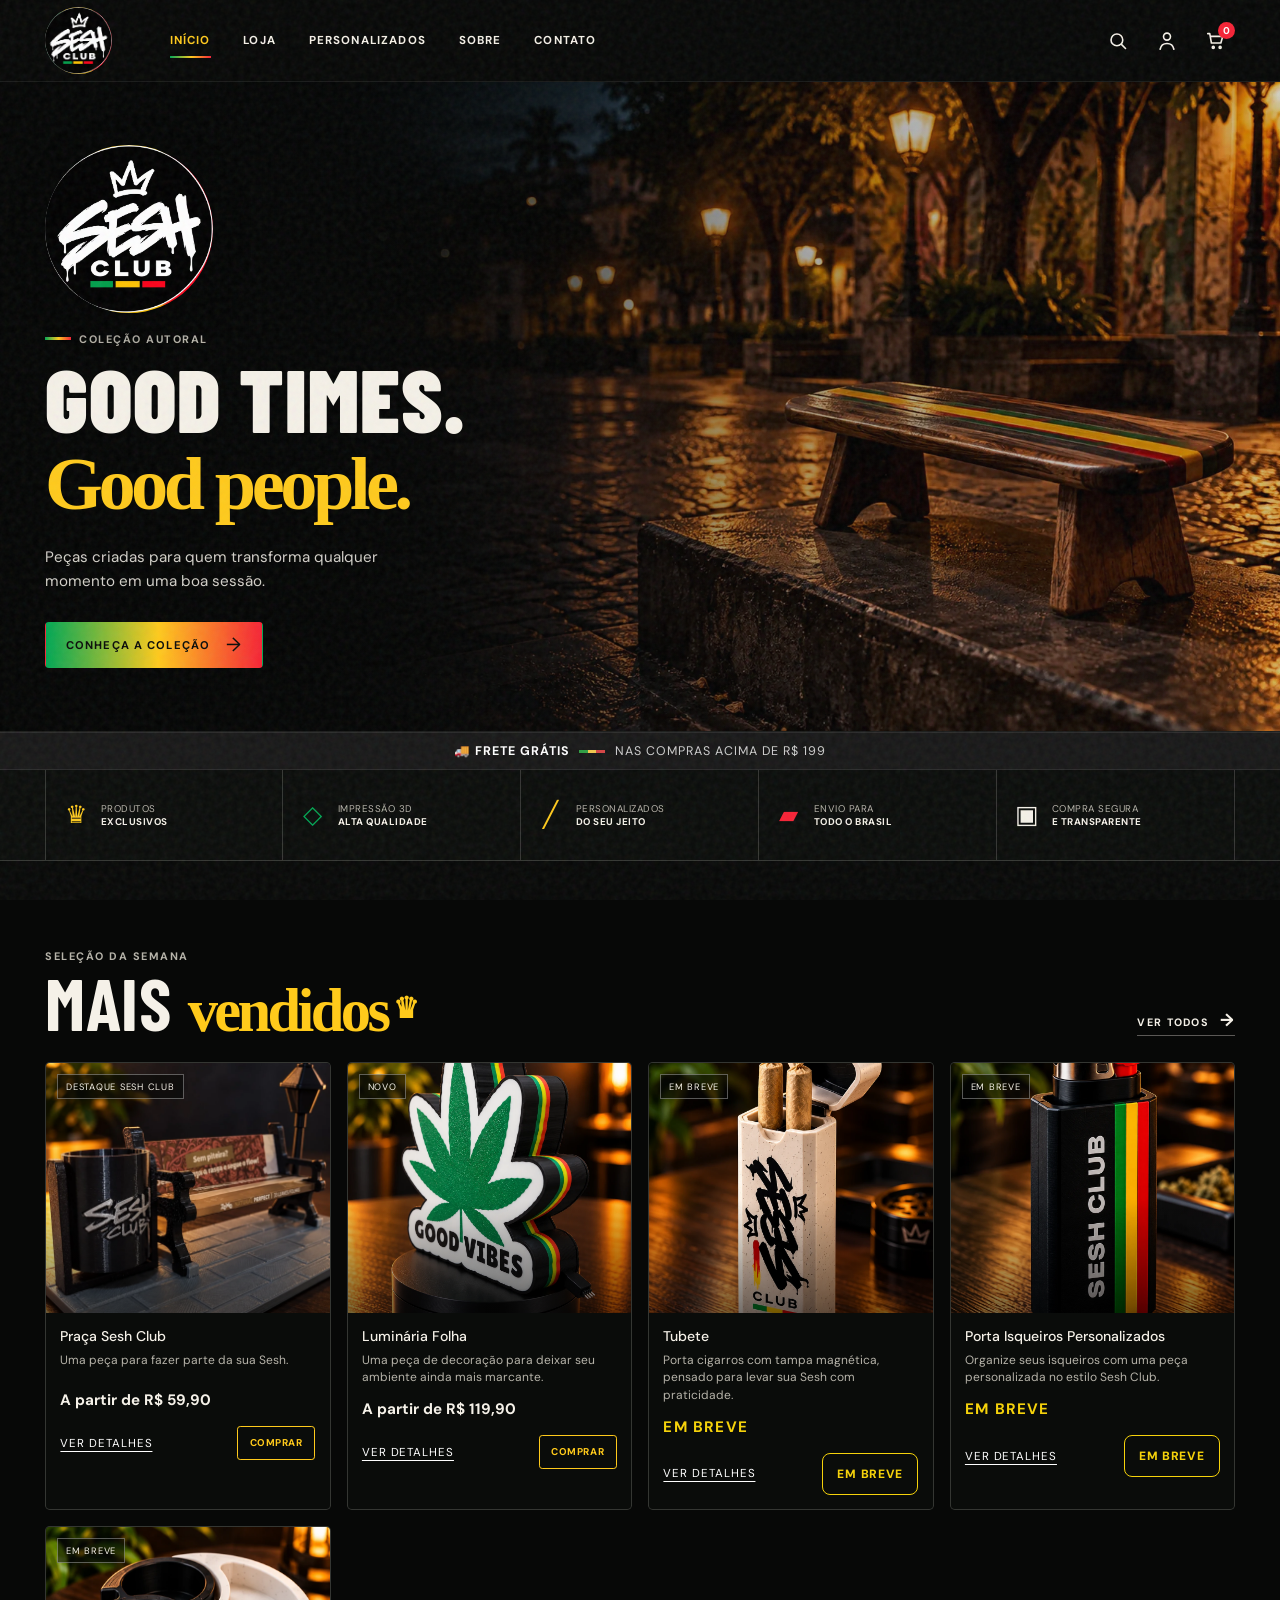
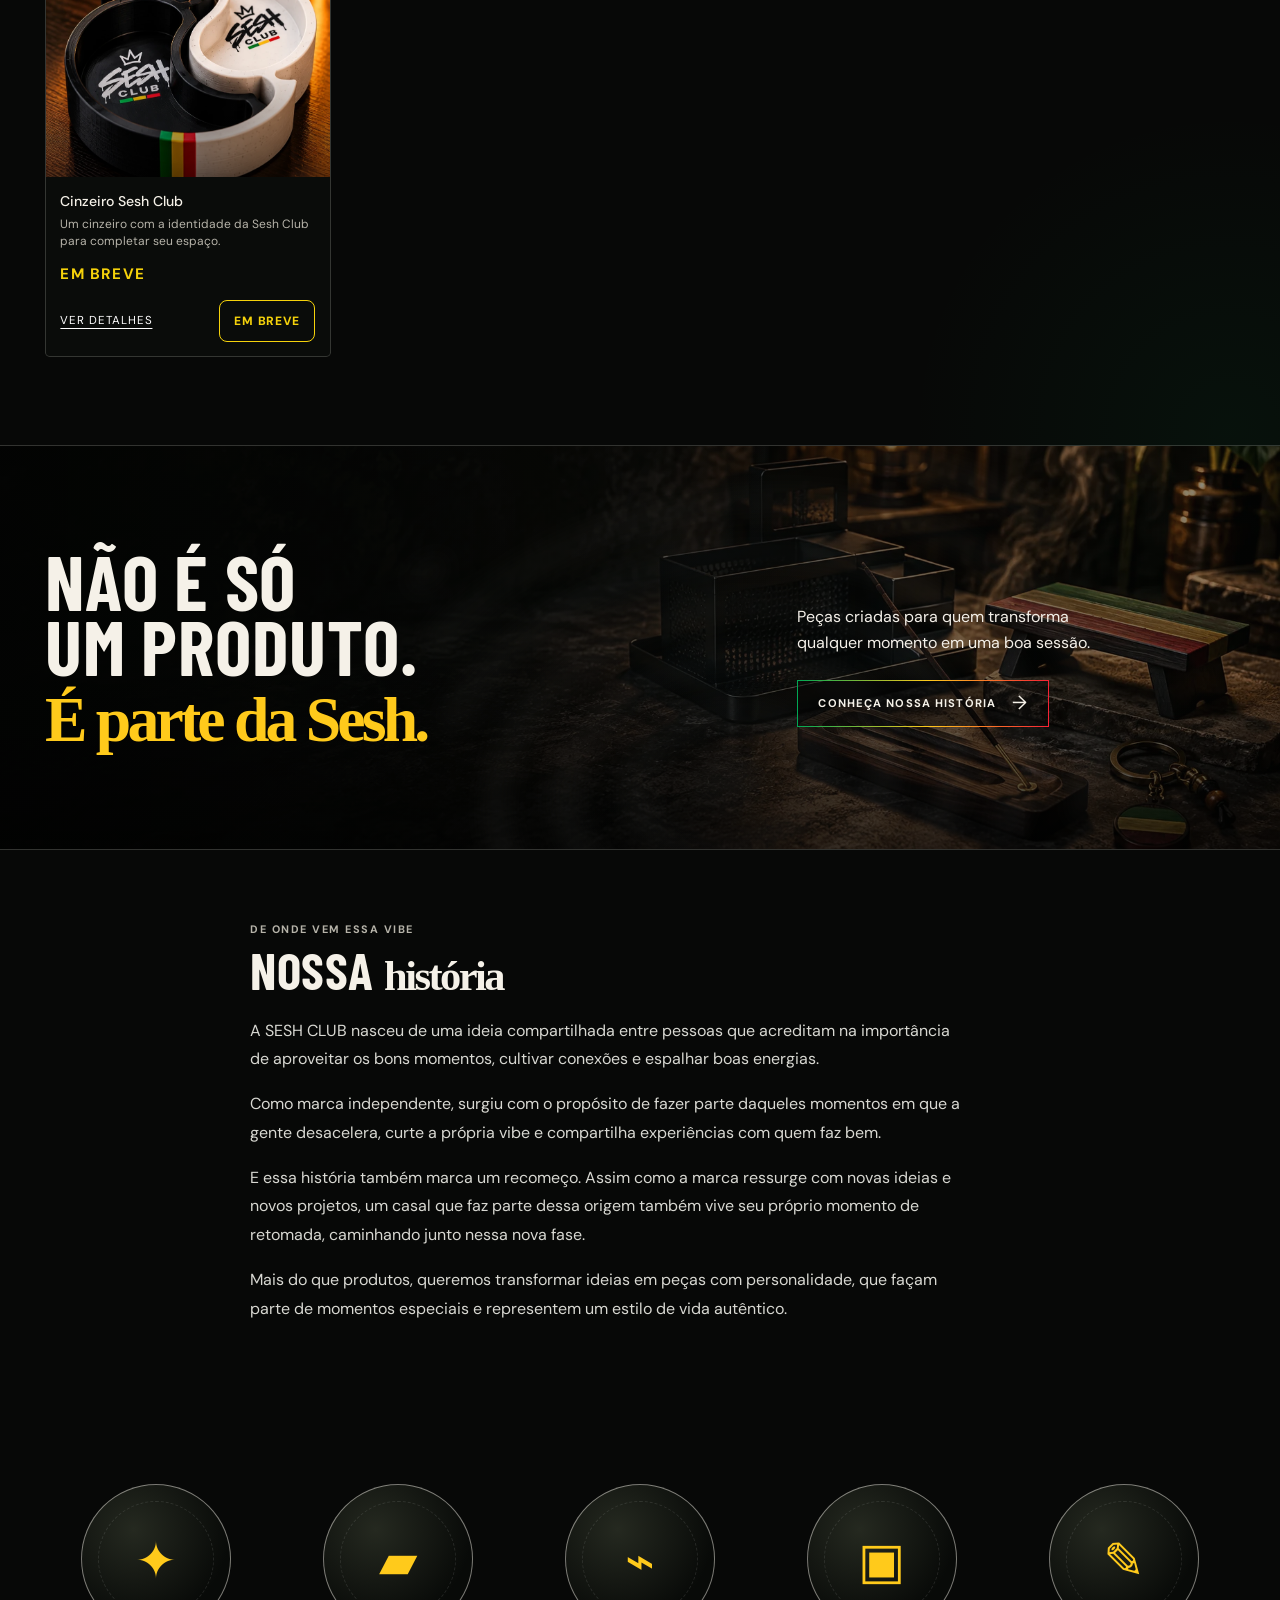
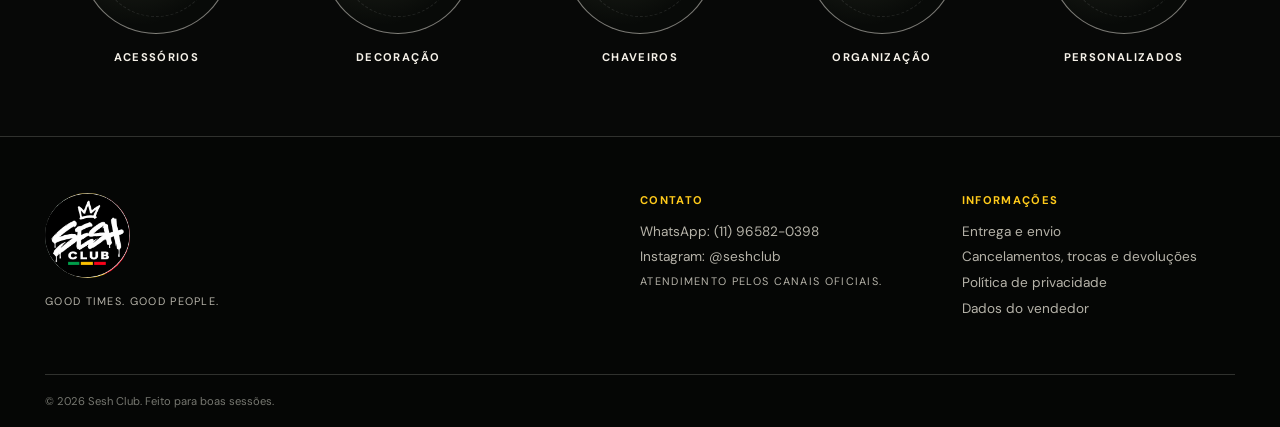
<file: index.html>
<!doctype html>
<html lang="pt-BR">
  <head>
    <meta charset="UTF-8" />
    <meta name="viewport" content="width=device-width, initial-scale=1.0" />
    <meta name="description" content="Sesh Club — good times, good people." />
    <title>Sesh Club — Good Times. Good People.</title>
    <link rel="preconnect" href="https://fonts.googleapis.com" />
    <link rel="preconnect" href="https://fonts.gstatic.com" crossorigin />
    <link href="https://fonts.googleapis.com/css2?family=Barlow+Condensed:wght@600;700;800;900&family=DM+Sans:wght@400;500;600;700&family=Permanent+Marker&display=swap" rel="stylesheet" />
    <link rel="stylesheet" href="style.css" />
  </head>
  <body>
    <a class="skip-link" href="#conteudo">Pular para o conteúdo</a>

    <header class="site-header" id="topo">
      <a class="nav-logo" href="#topo" aria-label="Sesh Club — início">
        <span class="logo-crop"><img src="logo-sesh-club.webp" alt="Sesh Club" /></span>
      </a>
      <button class="menu-toggle" aria-label="Abrir menu" aria-expanded="false" aria-controls="menu-principal">
        <span></span><span></span><span></span>
      </button>
      <nav id="menu-principal" class="main-nav" aria-label="Navegação principal">
        <a class="active" href="#topo">Início</a>
        <a href="#produtos">Loja</a>
        <a href="#personalizados">Personalizados</a>
        <a href="#sobre">Sobre</a>
        <a href="#contato">Contato</a>
      </nav>
      <div class="nav-actions">
        <button class="icon-button" aria-label="Pesquisar">
          <svg viewBox="0 0 24 24" aria-hidden="true"><circle cx="10.8" cy="10.8" r="6.4"/><path d="m16 16 4.2 4.2"/></svg>
        </button>
        <a class="icon-button hide-small" href="#contato" aria-label="Minha conta">
          <svg viewBox="0 0 24 24" aria-hidden="true"><circle cx="12" cy="7.2" r="3.8"/><path d="M4.5 21c.8-4.2 3.2-6.3 7.5-6.3s6.7 2.1 7.5 6.3"/></svg>
        </a>
        <button class="icon-button cart-button" aria-label="Abrir carrinho">
          <svg viewBox="0 0 24 24" aria-hidden="true"><path d="M3 4h2.2l1.8 10.2h10.3l2-7.2H6.2"/><circle cx="9" cy="19" r="1.1"/><circle cx="16.5" cy="19" r="1.1"/></svg>
          <span class="cart-count" aria-live="polite">0</span>
        </button>
      </div>
    </header>

    <main id="conteudo">
      <section class="hero" aria-labelledby="hero-title">
        <img class="hero-image" src="hero-praca.webp" alt="Banco artesanal Sesh Club em uma praça urbana à noite" />
        <div class="hero-shade"></div>
        <div class="smoke" aria-hidden="true"><i></i><i></i><i></i></div>
        <div class="hero-content shell">
          <span class="logo-crop hero-logo"><img src="logo-sesh-club.webp" alt="Sesh Club" /></span>
          <p class="eyebrow"><span></span> coleção autoral</p>
          <h1 id="hero-title">Good times.<br /><em>Good people.</em></h1>
          <p class="hero-copy">Peças criadas para quem transforma qualquer momento em uma boa sessão.</p>
          <a class="button button-primary" href="#produtos">Conheça a coleção <b>→</b></a>
        </div>
      </section>

      <section class="shipping-banner" aria-label="Informação de frete"><div class="shell"><strong>🚚 FRETE GRÁTIS</strong><span>nas compras acima de R$ 199</span></div></section>

      <section class="benefits" aria-label="Benefícios da Sesh Club">
        <div class="shell benefits-grid">
          <article><span class="benefit-icon crown">♛</span><p>Produtos<br /><b>exclusivos</b></p></article>
          <article><span class="benefit-icon cube">◇</span><p>Impressão 3D<br /><b>alta qualidade</b></p></article>
          <article><span class="benefit-icon pencil">╱</span><p>Personalizados<br /><b>do seu jeito</b></p></article>
          <article><span class="benefit-icon truck">▰</span><p>Envio para<br /><b>todo o Brasil</b></p></article>
          <article><span class="benefit-icon lock">▣</span><p>Compra segura<br /><b>e transparente</b></p></article>
        </div>
      </section>

      <section class="products-section shell" id="produtos" aria-labelledby="produtos-titulo">
        <div class="section-heading">
          <div>
            <p class="kicker">Seleção da semana</p>
            <h2 id="produtos-titulo">Mais <em>vendidos</em><span>♛</span></h2>
          </div>
          <a class="text-link" href="#contato">Ver todos <b>→</b></a>
        </div>
        <div id="product-grid" class="product-grid" aria-live="polite"></div>
      </section>

      <section class="story" id="sobre" aria-labelledby="sobre-titulo">
        <div class="story-image" aria-hidden="true"></div>
        <div class="story-smoke" aria-hidden="true"></div>
        <div class="story-inner shell">
          <div class="story-title">
            <h2 id="sobre-titulo">Não é só<br />um produto.<br /><em>É parte da Sesh.</em></h2>
          </div>
          <div class="story-copy">
            <p>Peças criadas para quem transforma qualquer momento em uma boa sessão.</p>
            <a class="button button-ghost" href="#historia">Conheça nossa história <b>→</b></a>
          </div>
        </div>
      </section>

      <section class="story-origin shell" id="historia" aria-labelledby="historia-titulo">
        <div class="story-origin-content">
          <p class="kicker">De onde vem essa vibe</p>
          <h2 id="historia-titulo">Nossa <em>história</em></h2>
         <p>A SESH CLUB nasceu de uma ideia compartilhada entre pessoas que acreditam na importância de aproveitar os bons momentos, cultivar conexões e espalhar boas energias.</p>
        <p>Como marca independente, surgiu com o propósito de fazer parte daqueles momentos em que a gente desacelera, curte a própria vibe e compartilha experiências com quem faz bem.</p>
        <p>E essa história também marca um recomeço. Assim como a marca ressurge com novas ideias e novos projetos, um casal que faz parte dessa origem também vive seu próprio momento de retomada, caminhando junto nessa nova fase.</p>
        <p>Mais do que produtos, queremos transformar ideias em peças com personalidade, que façam parte de momentos especiais e representem um estilo de vida autêntico.</p>
        </div>
      </section>

      <section class="categories shell" id="personalizados" aria-labelledby="categorias-titulo">
        <h2 class="sr-only" id="categorias-titulo">Categorias</h2>
        <div id="category-grid" class="category-grid"></div>
      </section>
    </main>

    <footer class="site-footer" id="contato">
      <div class="shell footer-grid">
        <div>
          <span class="logo-crop footer-logo"><img src="logo-sesh-club.webp" alt="Sesh Club" /></span>
          <p>Good times. Good people.</p>
        </div>
        <div><h3>Contato</h3><a href="https://wa.me/5511965820398" target="_blank" rel="noopener noreferrer">WhatsApp: (11) 96582-0398</a><a href="https://www.instagram.com/seshclub/" target="_blank" rel="noopener noreferrer">Instagram: @seshclub</a><p>Atendimento pelos canais oficiais.</p></div>
        <div><h3>Informações</h3><a href="politicas.html#entrega">Entrega e envio</a><a href="politicas.html#trocas">Cancelamentos, trocas e devoluções</a><a href="politicas.html#privacidade">Política de privacidade</a><a href="politicas.html#vendedor">Dados do vendedor</a></div>
      </div>
      <div class="shell copyright">© <span id="year"></span> Sesh Club. Feito para boas sessões.</div>
    </footer>

    <div id="cart-modal" class="cart-modal" aria-hidden="true">
      <div class="cart-panel" role="dialog" aria-modal="true" aria-labelledby="cart-title">
        <div class="cart-header">
          <div><p class="kicker">Sua sessão</p><h2 id="cart-title">Carrinho</h2></div>
          <button id="close-cart" class="modal-close" aria-label="Fechar carrinho">×</button>
        </div>
        <div id="cart-list" class="cart-list"></div>
        <div class="cart-summary"><span>Total</span><strong id="cart-total">R$ 0,00</strong></div>
        <form id="customer-form" class="customer-form">
          <p class="checkout-title">Dados para entrega e pagamento</p>
          <label>Nome completo*<input name="name" type="text" autocomplete="name" placeholder="Seu nome completo" required /></label>
          <label>E-mail*<input name="email" type="email" autocomplete="email" placeholder="voce@email.com" required /></label>
          <label>WhatsApp*<input name="phone" type="tel" autocomplete="tel" placeholder="(11) 99999-9999" required /></label>
          <div class="address-heading">Endereço de entrega</div>
          <label>CEP*<input name="cep" type="text" inputmode="numeric" autocomplete="postal-code" maxlength="9" placeholder="00000-000" required /></label>
          <div class="address-grid">
            <label class="address-wide">Rua / Logradouro*<input name="street" type="text" autocomplete="street-address" placeholder="Preencha o CEP" required /></label>
            <label>Número*<input name="number" type="text" inputmode="numeric" autocomplete="address-line2" placeholder="123" required /></label>
            <label>Complemento<input name="complement" type="text" autocomplete="address-line2" placeholder="Apto, casa, bloco..." /></label>
            <label>Bairro*<input name="neighborhood" type="text" autocomplete="address-level3" placeholder="Preencha o CEP" required /></label>
            <label>Cidade*<input name="city" type="text" autocomplete="address-level2" placeholder="Preencha o CEP" required readonly /></label>
            <label>UF*<input name="uf" type="text" autocomplete="address-level1" maxlength="2" placeholder="SP" required readonly /></label>
          </div>
          <p class="payment-note">O frete é calculado pelo CEP. Compras a partir de R$ 199 têm frete grátis. Confira o endereço antes de ir para o pagamento.</p>
        </form>
        <p id="checkout-status" class="checkout-status" role="status"></p>
        <div class="cart-actions">
          <button id="continue-shopping" class="button button-ghost" type="button">Continuar comprando</button>
          <button id="checkout-button" class="button button-primary" type="button" disabled>Ir para pagamento <b>→</b></button>
        </div>
      </div>
    </div>

    <div id="toast" class="toast" role="status" aria-live="polite">Produto adicionado ao carrinho.</div>
    <script src="products.js"></script>
    <script src="main.js"></script>
  </body>
</html>
</file>
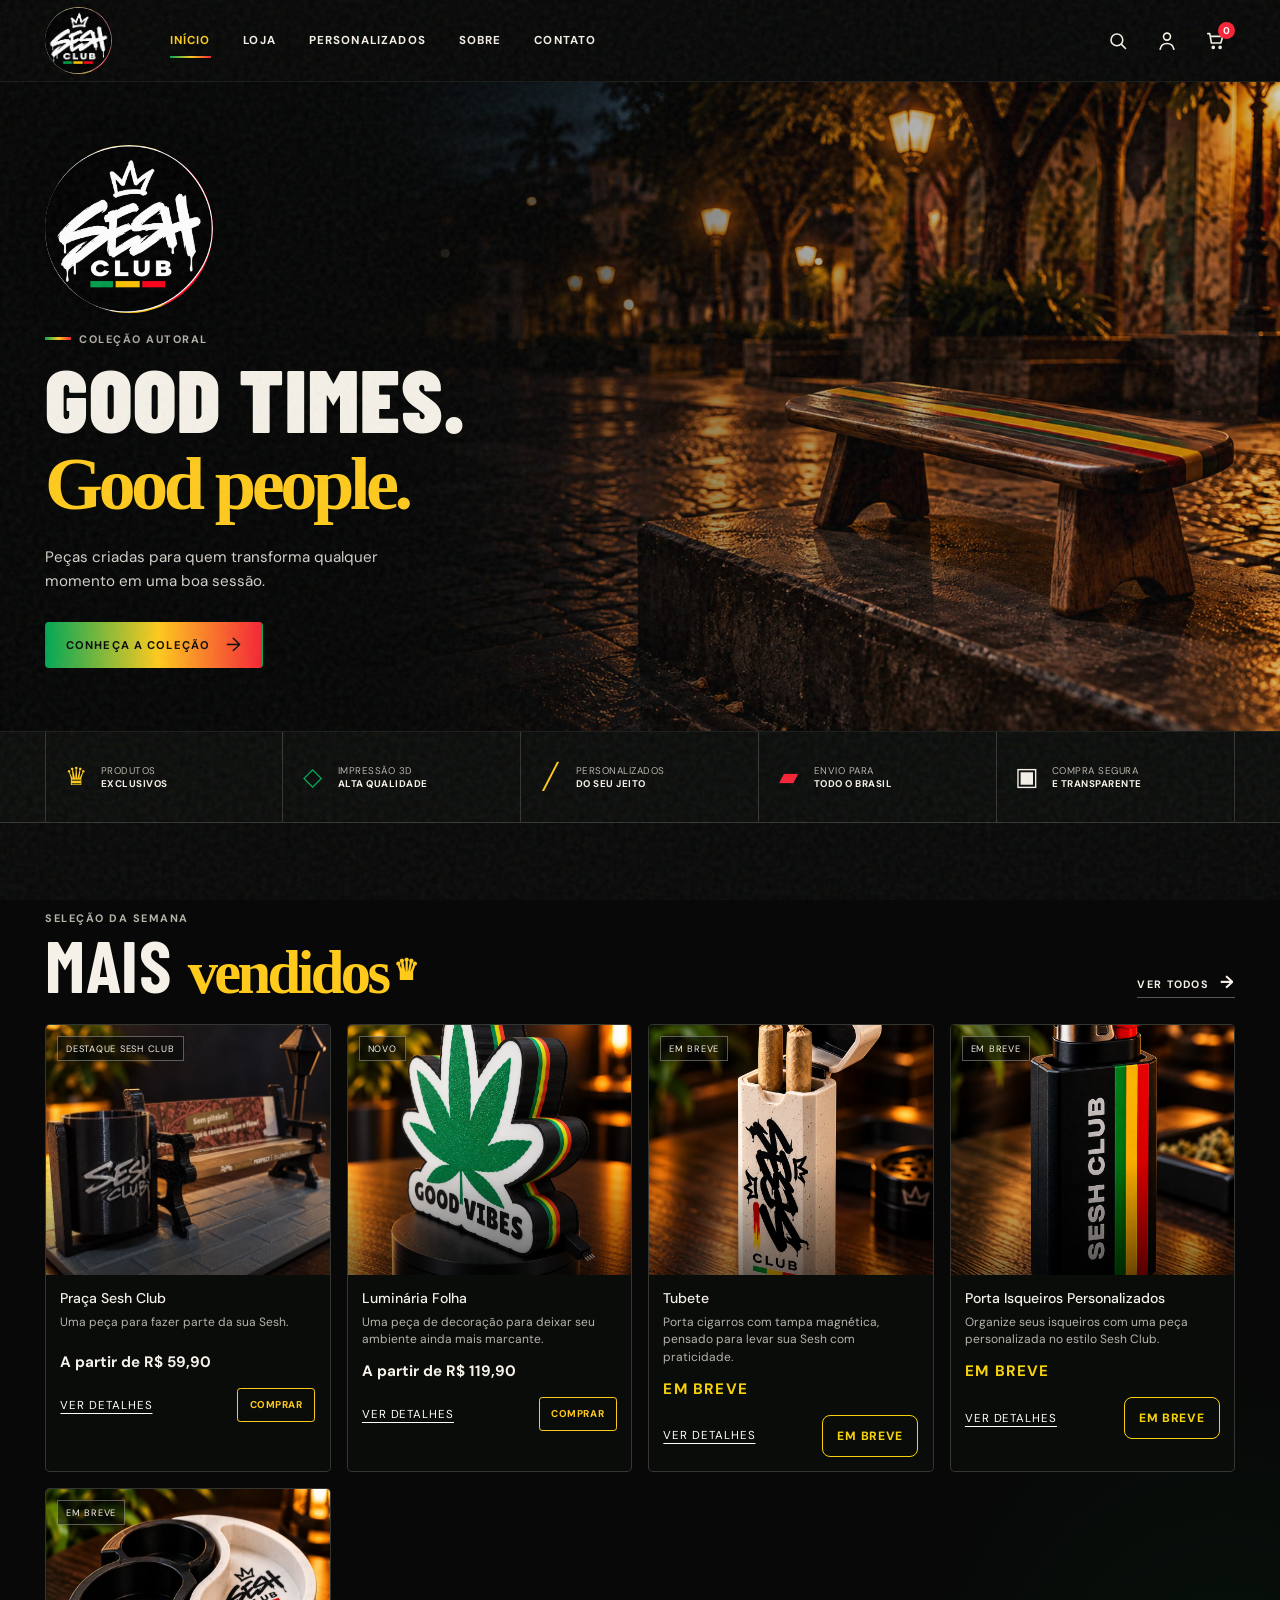
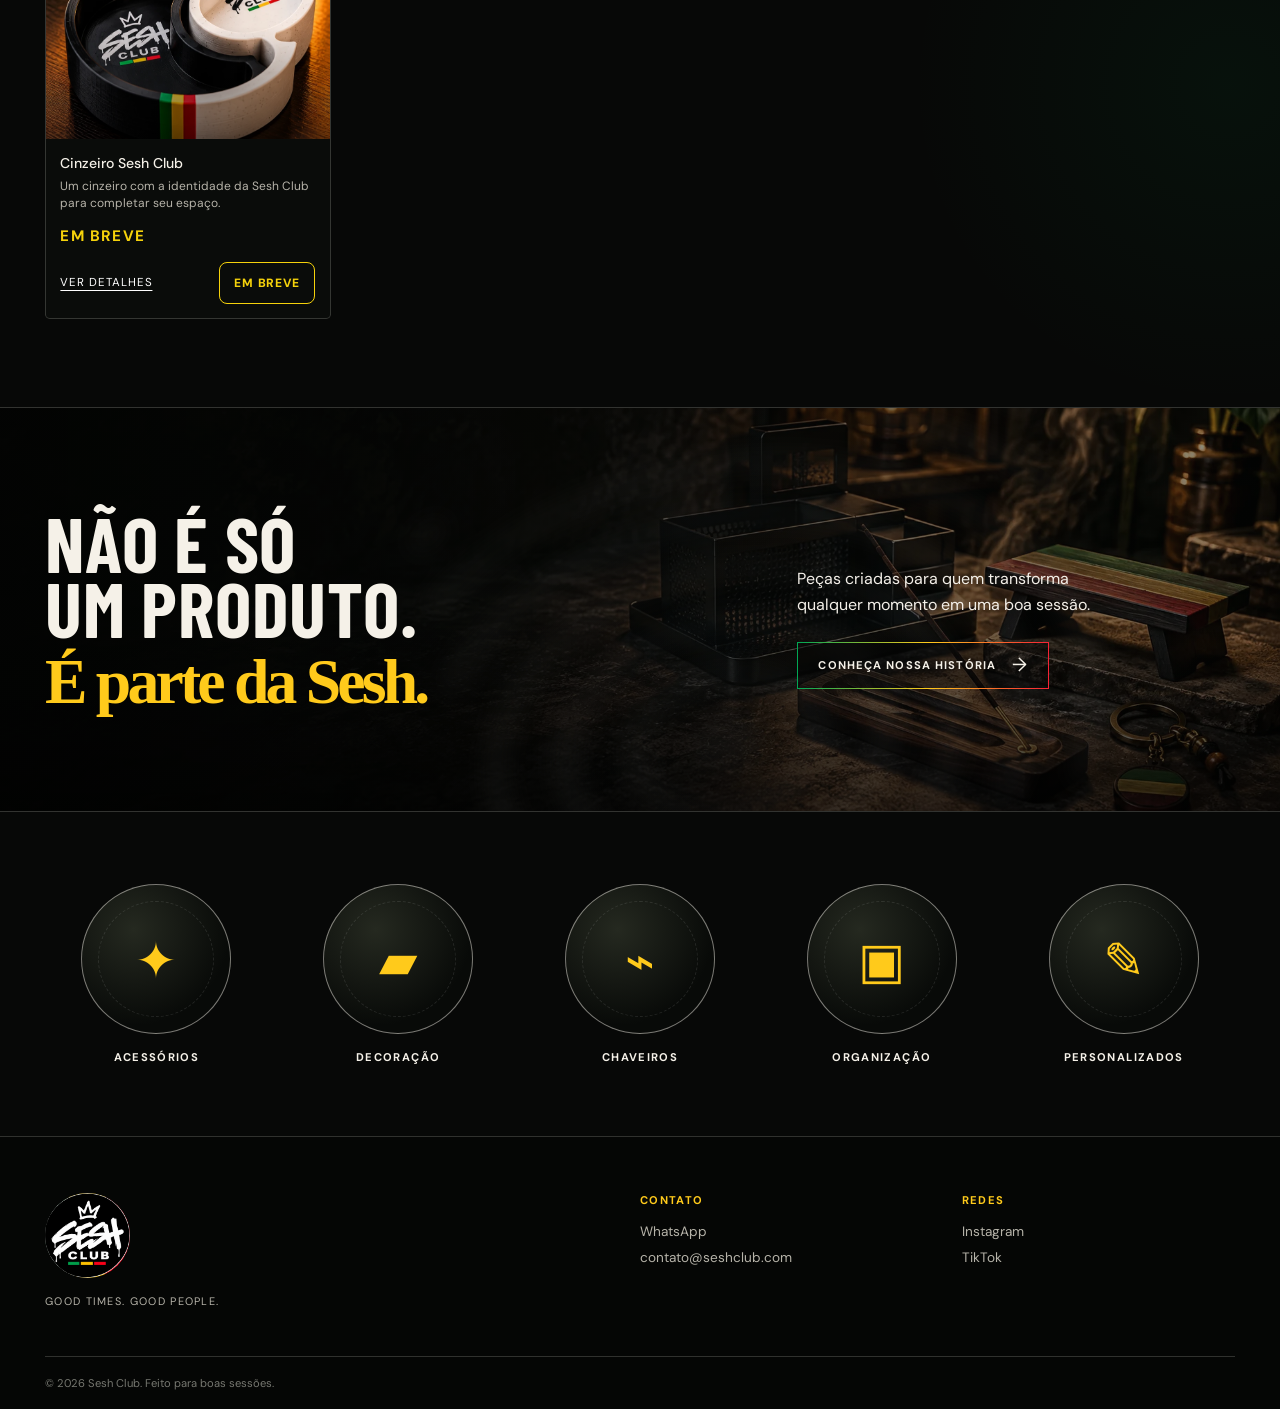
<file: index.bak.html>
<!doctype html>
<html lang="pt-BR">
  <head>
    <meta charset="UTF-8" />
    <meta name="viewport" content="width=device-width, initial-scale=1.0" />
    <meta name="description" content="Sesh Club — good times, good people." />
    <title>Sesh Club — Good Times. Good People.</title>
    <link rel="preconnect" href="https://fonts.googleapis.com" />
    <link rel="preconnect" href="https://fonts.gstatic.com" crossorigin />
    <link href="https://fonts.googleapis.com/css2?family=Barlow+Condensed:wght@600;700;800;900&family=DM+Sans:wght@400;500;600;700&family=Permanent+Marker&display=swap" rel="stylesheet" />
    <link rel="stylesheet" href="style.css" />
  </head>
  <body>
    <a class="skip-link" href="#conteudo">Pular para o conteúdo</a>

    <header class="site-header" id="topo">
      <a class="nav-logo" href="#topo" aria-label="Sesh Club — início">
        <span class="logo-crop"><img src="logo-sesh-club.png" alt="Sesh Club" /></span>
      </a>
      <button class="menu-toggle" aria-label="Abrir menu" aria-expanded="false" aria-controls="menu-principal">
        <span></span><span></span><span></span>
      </button>
      <nav id="menu-principal" class="main-nav" aria-label="Navegação principal">
        <a class="active" href="#topo">Início</a>
        <a href="#produtos">Loja</a>
        <a href="#personalizados">Personalizados</a>
        <a href="#sobre">Sobre</a>
        <a href="#contato">Contato</a>
      </nav>
      <div class="nav-actions">
        <button class="icon-button" aria-label="Pesquisar">
          <svg viewBox="0 0 24 24" aria-hidden="true"><circle cx="10.8" cy="10.8" r="6.4"/><path d="m16 16 4.2 4.2"/></svg>
        </button>
        <a class="icon-button hide-small" href="#contato" aria-label="Minha conta">
          <svg viewBox="0 0 24 24" aria-hidden="true"><circle cx="12" cy="7.2" r="3.8"/><path d="M4.5 21c.8-4.2 3.2-6.3 7.5-6.3s6.7 2.1 7.5 6.3"/></svg>
        </a>
        <button class="icon-button cart-button" aria-label="Abrir carrinho">
          <svg viewBox="0 0 24 24" aria-hidden="true"><path d="M3 4h2.2l1.8 10.2h10.3l2-7.2H6.2"/><circle cx="9" cy="19" r="1.1"/><circle cx="16.5" cy="19" r="1.1"/></svg>
          <span class="cart-count" aria-live="polite">0</span>
        </button>
      </div>
    </header>

    <main id="conteudo">
      <section class="hero" aria-labelledby="hero-title">
        <img class="hero-image" src="hero-praca.png" alt="Banco artesanal Sesh Club em uma praça urbana à noite" />
        <div class="hero-shade"></div>
        <div class="smoke" aria-hidden="true"><i></i><i></i><i></i></div>
        <div class="hero-content shell">
          <span class="logo-crop hero-logo"><img src="logo-sesh-club.png" alt="Sesh Club" /></span>
          <p class="eyebrow"><span></span> coleção autoral</p>
          <h1 id="hero-title">Good times.<br /><em>Good people.</em></h1>
          <p class="hero-copy">Peças criadas para quem transforma qualquer momento em uma boa sessão.</p>
          <a class="button button-primary" href="#produtos">Conheça a coleção <b>→</b></a>
        </div>
      </section>

      <section class="benefits" aria-label="Benefícios da Sesh Club">
        <div class="shell benefits-grid">
          <article><span class="benefit-icon crown">♛</span><p>Produtos<br /><b>exclusivos</b></p></article>
          <article><span class="benefit-icon cube">◇</span><p>Impressão 3D<br /><b>alta qualidade</b></p></article>
          <article><span class="benefit-icon pencil">╱</span><p>Personalizados<br /><b>do seu jeito</b></p></article>
          <article><span class="benefit-icon truck">▰</span><p>Envio para<br /><b>todo o Brasil</b></p></article>
          <article><span class="benefit-icon lock">▣</span><p>Compra segura<br /><b>e transparente</b></p></article>
        </div>
      </section>

      <section class="products-section shell" id="produtos" aria-labelledby="produtos-titulo">
        <div class="section-heading">
          <div>
            <p class="kicker">Seleção da semana</p>
            <h2 id="produtos-titulo">Mais <em>vendidos</em><span>♛</span></h2>
          </div>
          <a class="text-link" href="#contato">Ver todos <b>→</b></a>
        </div>
        <div id="product-grid" class="product-grid" aria-live="polite"></div>
      </section>

      <section class="story" id="sobre" aria-labelledby="sobre-titulo">
        <div class="story-image" aria-hidden="true"></div>
        <div class="story-smoke" aria-hidden="true"></div>
        <div class="story-inner shell">
          <div class="story-title">
            <h2 id="sobre-titulo">Não é só<br />um produto.<br /><em>É parte da Sesh.</em></h2>
          </div>
          <div class="story-copy">
            <p>Peças criadas para quem transforma qualquer momento em uma boa sessão.</p>
            <a class="button button-ghost" href="#contato">Conheça nossa história <b>→</b></a>
          </div>
        </div>
      </section>

      <section class="categories shell" id="personalizados" aria-labelledby="categorias-titulo">
        <h2 class="sr-only" id="categorias-titulo">Categorias</h2>
        <div id="category-grid" class="category-grid"></div>
      </section>
    </main>

    <footer class="site-footer" id="contato">
      <div class="shell footer-grid">
        <div>
          <span class="logo-crop footer-logo"><img src="logo-sesh-club.png" alt="Sesh Club" /></span>
          <p>Good times. Good people.</p>
        </div>
        <div><h3>Contato</h3><a href="https://wa.me/5500000000000" target="_blank" rel="noreferrer">WhatsApp</a><a href="mailto:contato@seshclub.com">contato@seshclub.com</a></div>
        <div><h3>Redes</h3><a href="#">Instagram</a><a href="#">TikTok</a></div>
      </div>
      <div class="shell copyright">© <span id="year"></span> Sesh Club. Feito para boas sessões.</div>
    </footer>

    <div id="cart-modal" class="cart-modal" aria-hidden="true">
      <div class="cart-panel" role="dialog" aria-modal="true" aria-labelledby="cart-title">
        <div class="cart-header">
          <div><p class="kicker">Sua sessão</p><h2 id="cart-title">Carrinho</h2></div>
          <button id="close-cart" class="modal-close" aria-label="Fechar carrinho">×</button>
        </div>
        <div id="cart-list" class="cart-list"></div>
        <div class="cart-summary"><span>Total</span><strong id="cart-total">R$ 0,00</strong></div>
        <form id="customer-form" class="customer-form">
          <p class="checkout-title">Dados para entrega e pagamento</p>
          <label>Nome<input name="name" type="text" autocomplete="name" placeholder="Seu nome" /></label>
          <label>E-mail*<input name="email" type="email" autocomplete="email" placeholder="voce@email.com" required /></label>
          <label>WhatsApp<input name="phone" type="tel" autocomplete="tel" placeholder="(11) 99999-9999" /></label>
          <label>CEP*<input name="cep" type="text" inputmode="numeric" autocomplete="postal-code" maxlength="9" placeholder="00000-000" required /></label>
          <p class="payment-note">O frete é calculado pelo CEP. Compras a partir de R$ 199 têm frete grátis.</p>
        </form>
        <p id="checkout-status" class="checkout-status" role="status"></p>
        <div class="cart-actions">
          <button id="continue-shopping" class="button button-ghost" type="button">Continuar comprando</button>
          <button id="checkout-button" class="button button-primary" type="button" disabled>Ir para pagamento <b>→</b></button>
        </div>
      </div>
    </div>

    <div id="toast" class="toast" role="status" aria-live="polite">Produto adicionado ao carrinho.</div>
    <script src="products.js"></script>
    <script src="main.js"></script>
  </body>
</html>
</file>
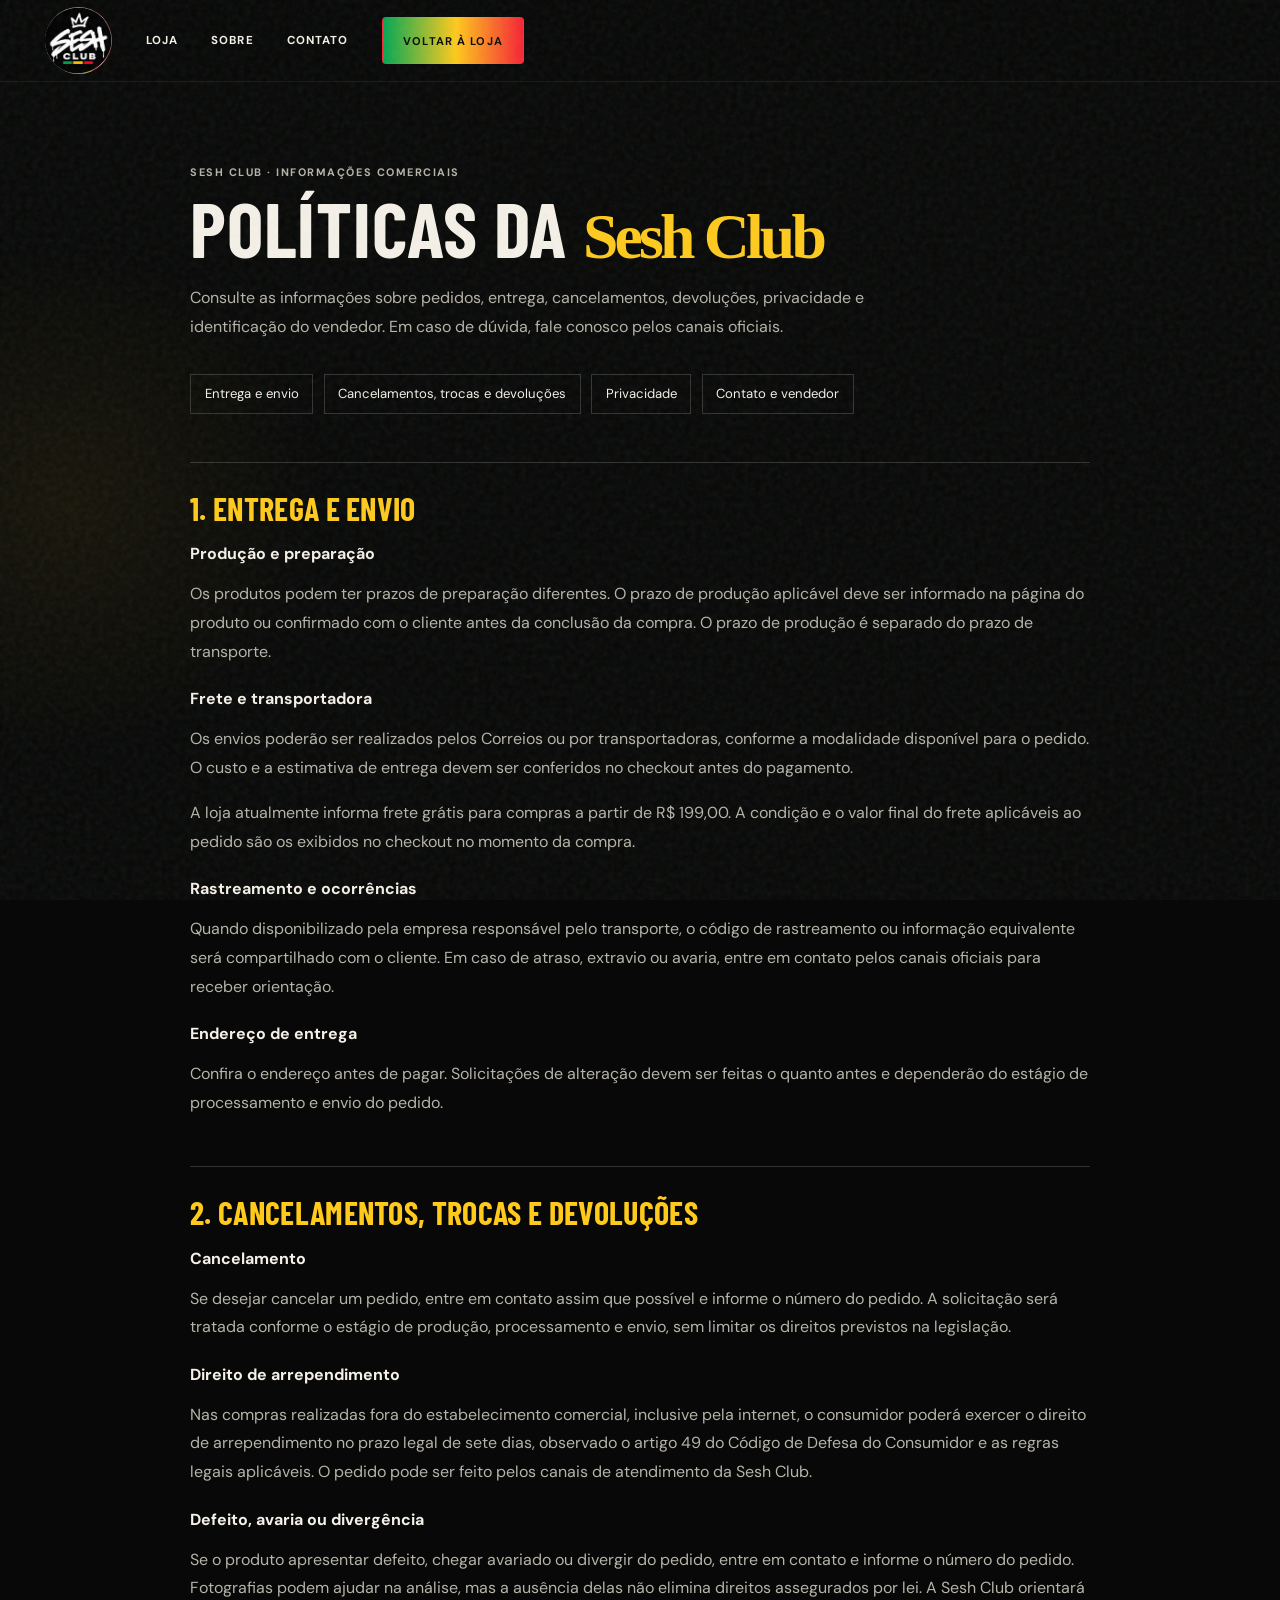
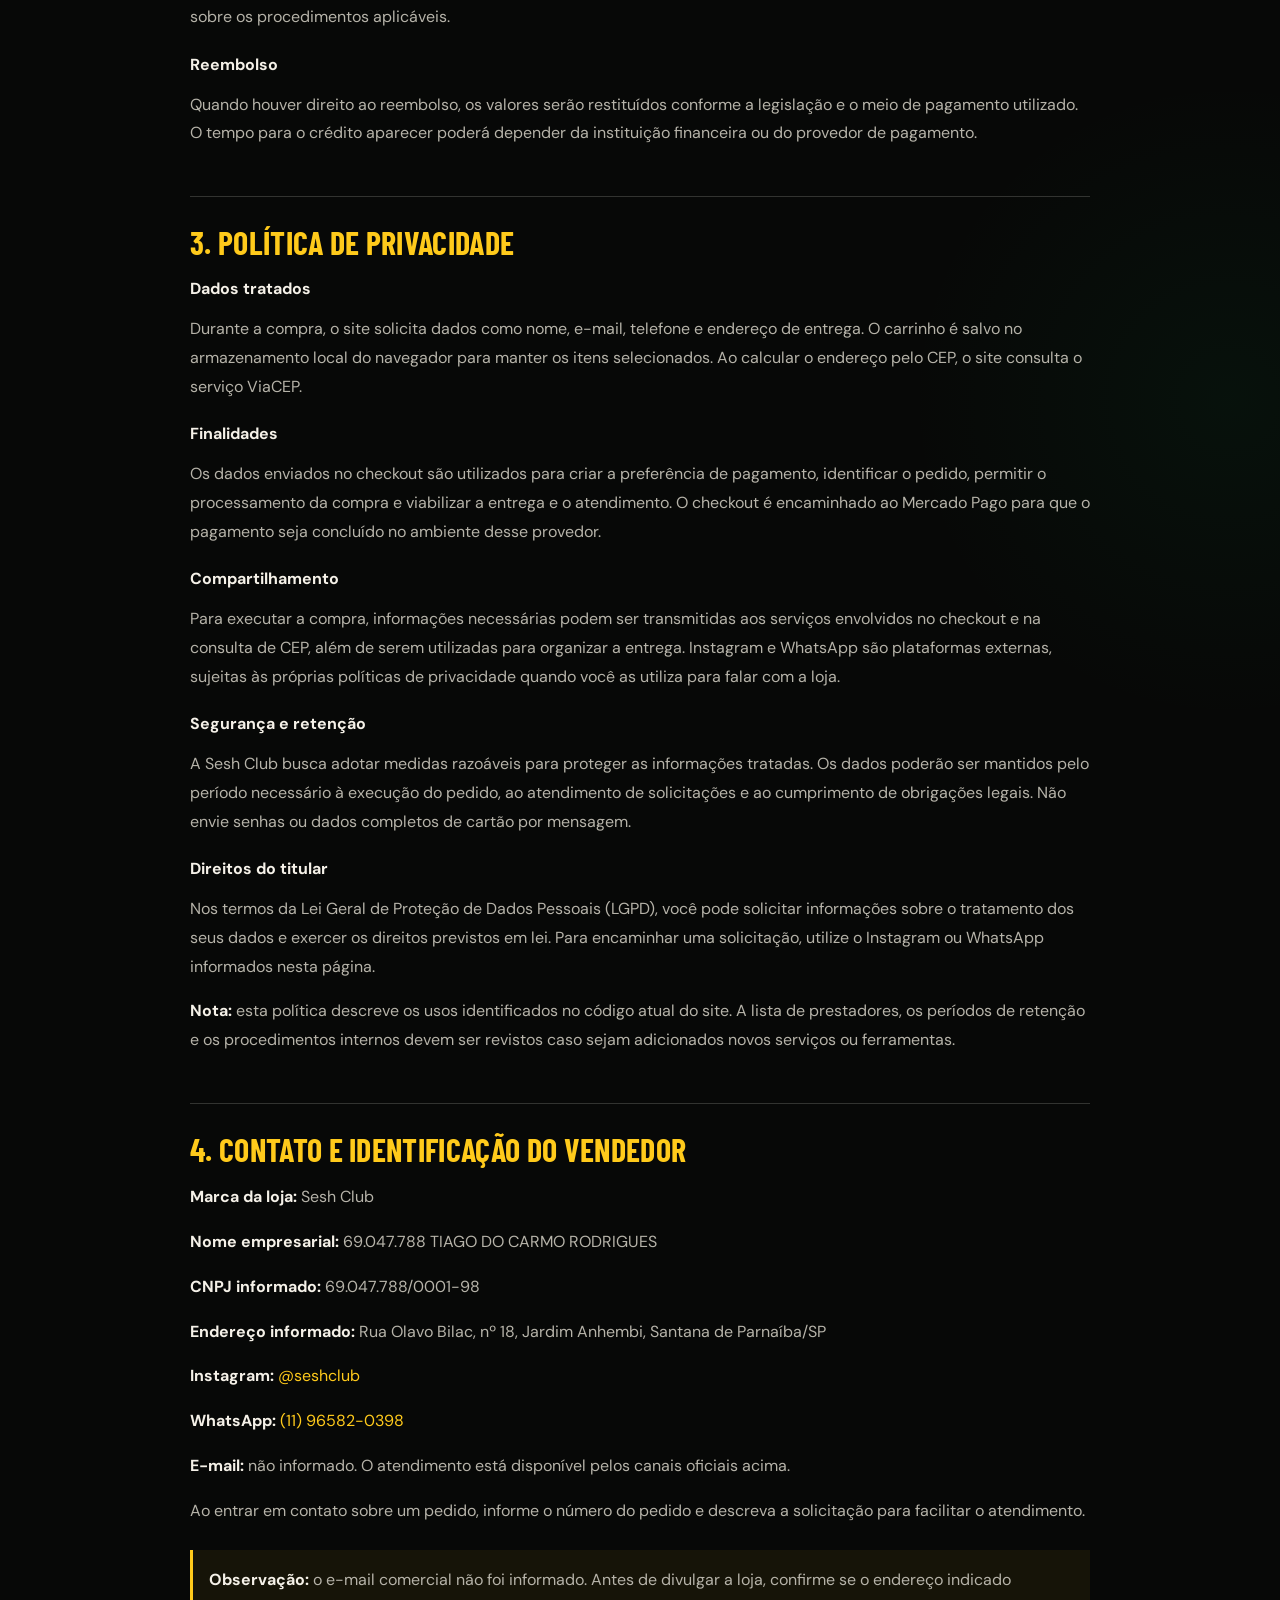
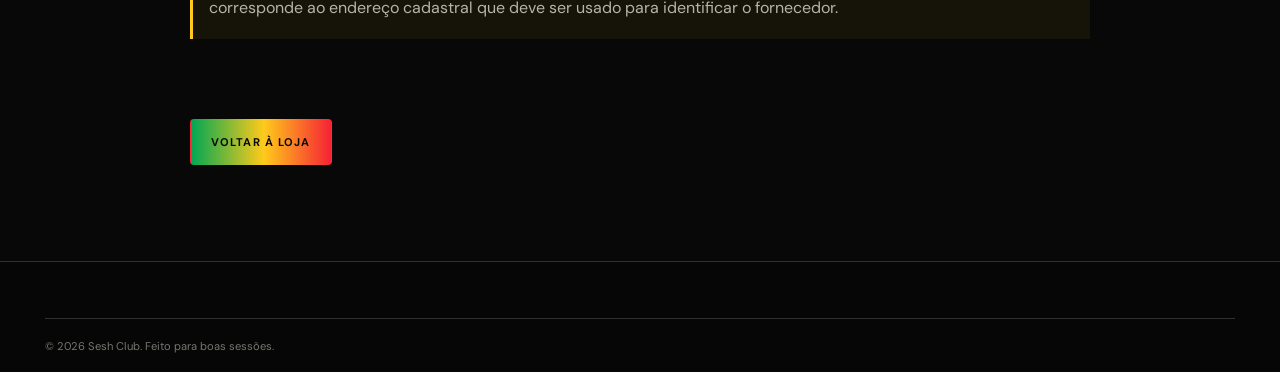
<file: politicas.html>
<!doctype html>
<html lang="pt-BR">
<head>
  <meta charset="UTF-8" />
  <meta name="viewport" content="width=device-width, initial-scale=1.0" />
  <meta name="description" content="Informações comerciais, políticas de entrega, trocas, devoluções e privacidade da Sesh Club." />
  <title>Políticas e informações — Sesh Club</title>
  <link rel="preconnect" href="https://fonts.googleapis.com" />
  <link rel="preconnect" href="https://fonts.gstatic.com" crossorigin />
  <link href="https://fonts.googleapis.com/css2?family=Barlow+Condensed:wght@600;700;800;900&family=DM+Sans:wght@400;500;600;700&display=swap" rel="stylesheet" />
  <link rel="stylesheet" href="style.css" />
</head>
<body class="policy-page">
  <header class="site-header" id="topo">
    <a class="nav-logo" href="index.html" aria-label="Sesh Club — início"><span class="logo-crop"><img src="logo-sesh-club.webp" alt="Sesh Club" /></span></a>
    <nav class="main-nav policy-nav" aria-label="Navegação principal"><a href="index.html#produtos">Loja</a><a href="index.html#sobre">Sobre</a><a href="index.html#contato">Contato</a></nav>
    <a class="button button-primary" href="index.html">Voltar à loja</a>
  </header>
  <main class="policy-content shell">
    <p class="kicker">Sesh Club · Informações comerciais</p>
    <h1>Políticas da <em>Sesh Club</em></h1>
    <p class="policy-intro">Consulte as informações sobre pedidos, entrega, cancelamentos, devoluções, privacidade e identificação do vendedor. Em caso de dúvida, fale conosco pelos canais oficiais.</p>
    <nav class="policy-index" aria-label="Índice das políticas"><a href="#entrega">Entrega e envio</a><a href="#trocas">Cancelamentos, trocas e devoluções</a><a href="#privacidade">Privacidade</a><a href="#vendedor">Contato e vendedor</a></nav>

    <section class="policy-section" id="entrega">
      <h2>1. Entrega e envio</h2>
      <h3>Produção e preparação</h3>
      <p>Os produtos podem ter prazos de preparação diferentes. O prazo de produção aplicável deve ser informado na página do produto ou confirmado com o cliente antes da conclusão da compra. O prazo de produção é separado do prazo de transporte.</p>
      <h3>Frete e transportadora</h3>
      <p>Os envios poderão ser realizados pelos Correios ou por transportadoras, conforme a modalidade disponível para o pedido. O custo e a estimativa de entrega devem ser conferidos no checkout antes do pagamento.</p>
      <p>A loja atualmente informa frete grátis para compras a partir de R$ 199,00. A condição e o valor final do frete aplicáveis ao pedido são os exibidos no checkout no momento da compra.</p>
      <h3>Rastreamento e ocorrências</h3>
      <p>Quando disponibilizado pela empresa responsável pelo transporte, o código de rastreamento ou informação equivalente será compartilhado com o cliente. Em caso de atraso, extravio ou avaria, entre em contato pelos canais oficiais para receber orientação.</p>
      <h3>Endereço de entrega</h3>
      <p>Confira o endereço antes de pagar. Solicitações de alteração devem ser feitas o quanto antes e dependerão do estágio de processamento e envio do pedido.</p>
    </section>

    <section class="policy-section" id="trocas">
      <h2>2. Cancelamentos, trocas e devoluções</h2>
      <h3>Cancelamento</h3>
      <p>Se desejar cancelar um pedido, entre em contato assim que possível e informe o número do pedido. A solicitação será tratada conforme o estágio de produção, processamento e envio, sem limitar os direitos previstos na legislação.</p>
      <h3>Direito de arrependimento</h3>
      <p>Nas compras realizadas fora do estabelecimento comercial, inclusive pela internet, o consumidor poderá exercer o direito de arrependimento no prazo legal de sete dias, observado o artigo 49 do Código de Defesa do Consumidor e as regras legais aplicáveis. O pedido pode ser feito pelos canais de atendimento da Sesh Club.</p>
      <h3>Defeito, avaria ou divergência</h3>
      <p>Se o produto apresentar defeito, chegar avariado ou divergir do pedido, entre em contato e informe o número do pedido. Fotografias podem ajudar na análise, mas a ausência delas não elimina direitos assegurados por lei. A Sesh Club orientará sobre os procedimentos aplicáveis.</p>
      <h3>Reembolso</h3>
      <p>Quando houver direito ao reembolso, os valores serão restituídos conforme a legislação e o meio de pagamento utilizado. O tempo para o crédito aparecer poderá depender da instituição financeira ou do provedor de pagamento.</p>
    </section>

    <section class="policy-section" id="privacidade">
      <h2>3. Política de privacidade</h2>
      <h3>Dados tratados</h3>
      <p>Durante a compra, o site solicita dados como nome, e-mail, telefone e endereço de entrega. O carrinho é salvo no armazenamento local do navegador para manter os itens selecionados. Ao calcular o endereço pelo CEP, o site consulta o serviço ViaCEP.</p>
      <h3>Finalidades</h3>
      <p>Os dados enviados no checkout são utilizados para criar a preferência de pagamento, identificar o pedido, permitir o processamento da compra e viabilizar a entrega e o atendimento. O checkout é encaminhado ao Mercado Pago para que o pagamento seja concluído no ambiente desse provedor.</p>
      <h3>Compartilhamento</h3>
      <p>Para executar a compra, informações necessárias podem ser transmitidas aos serviços envolvidos no checkout e na consulta de CEP, além de serem utilizadas para organizar a entrega. Instagram e WhatsApp são plataformas externas, sujeitas às próprias políticas de privacidade quando você as utiliza para falar com a loja.</p>
      <h3>Segurança e retenção</h3>
      <p>A Sesh Club busca adotar medidas razoáveis para proteger as informações tratadas. Os dados poderão ser mantidos pelo período necessário à execução do pedido, ao atendimento de solicitações e ao cumprimento de obrigações legais. Não envie senhas ou dados completos de cartão por mensagem.</p>
      <h3>Direitos do titular</h3>
      <p>Nos termos da Lei Geral de Proteção de Dados Pessoais (LGPD), você pode solicitar informações sobre o tratamento dos seus dados e exercer os direitos previstos em lei. Para encaminhar uma solicitação, utilize o Instagram ou WhatsApp informados nesta página.</p>
      <p><strong>Nota:</strong> esta política descreve os usos identificados no código atual do site. A lista de prestadores, os períodos de retenção e os procedimentos internos devem ser revistos caso sejam adicionados novos serviços ou ferramentas.</p>
    </section>

    <section class="policy-section" id="vendedor">
      <h2>4. Contato e identificação do vendedor</h2>
      <p><strong>Marca da loja:</strong> Sesh Club</p>
      <p><strong>Nome empresarial:</strong> 69.047.788 TIAGO DO CARMO RODRIGUES</p>
      <p><strong>CNPJ informado:</strong> 69.047.788/0001-98</p>
      <p><strong>Endereço informado:</strong> Rua Olavo Bilac, nº 18, Jardim Anhembi, Santana de Parnaíba/SP</p>
      <p><strong>Instagram:</strong> <a href="https://www.instagram.com/seshclub/" target="_blank" rel="noopener noreferrer">@seshclub</a></p>
      <p><strong>WhatsApp:</strong> <a href="https://wa.me/5511965820398" target="_blank" rel="noopener noreferrer">(11) 96582-0398</a></p>
      <p><strong>E-mail:</strong> não informado. O atendimento está disponível pelos canais oficiais acima.</p>
      <p>Ao entrar em contato sobre um pedido, informe o número do pedido e descreva a solicitação para facilitar o atendimento.</p>
      <p class="policy-note"><strong>Observação:</strong> o e-mail comercial não foi informado. Antes de divulgar a loja, confirme se o endereço indicado corresponde ao endereço cadastral que deve ser usado para identificar o fornecedor.</p>
    </section>
    <p class="policy-back"><a class="button button-primary" href="index.html">Voltar à loja</a></p>
  </main>
  <footer class="site-footer"><div class="shell copyright">© <span id="year"></span> Sesh Club. Feito para boas sessões.</div></footer>
  <script>document.getElementById('year').textContent = new Date().getFullYear();</script>
</body>
</html>
</file>
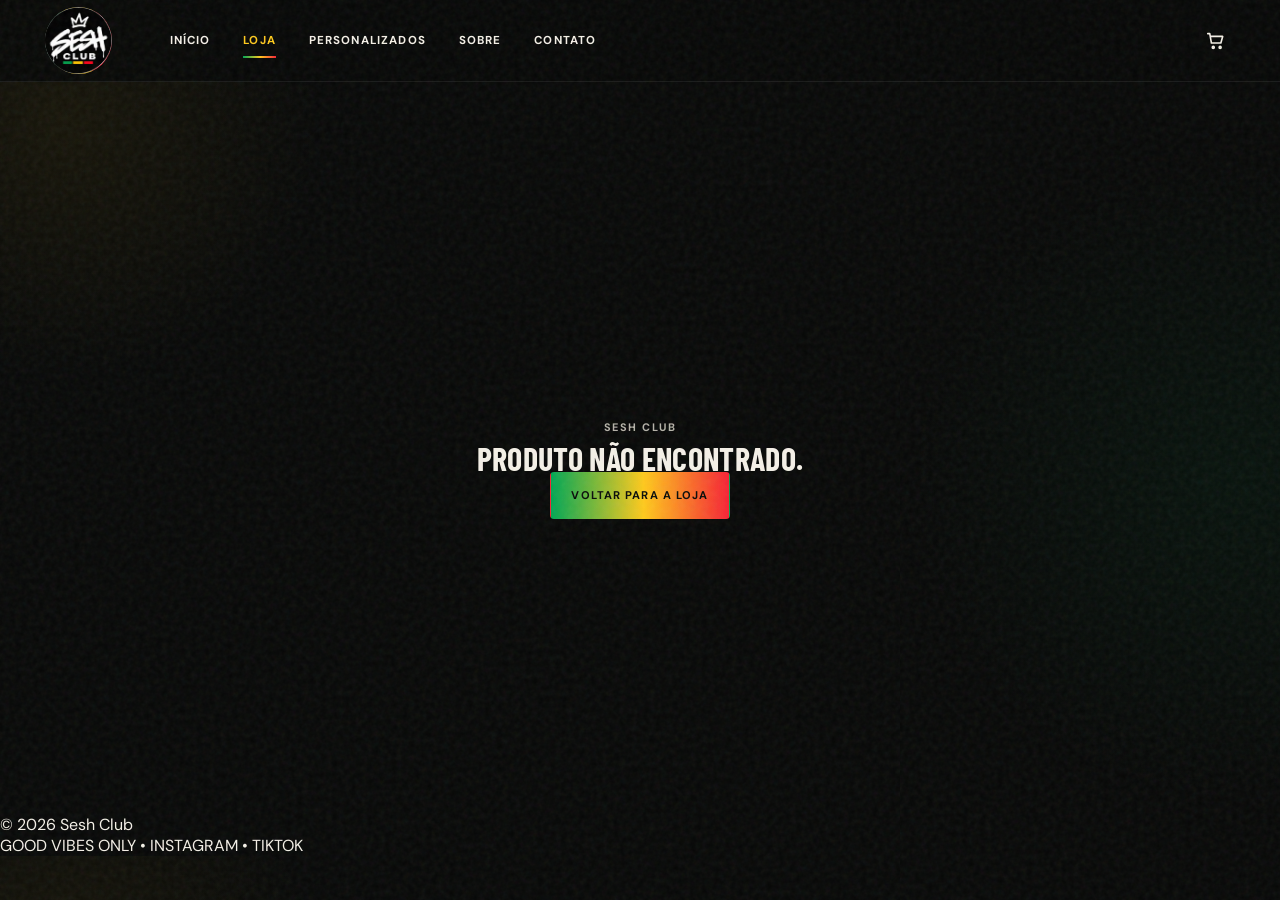
<file: product.html>
<!doctype html>
<html lang="pt-BR">
<head>
  <meta charset="UTF-8" />
  <meta name="viewport" content="width=device-width, initial-scale=1.0" />
  <meta name="description" content="Detalhes do produto Sesh Club." />
  <title>Produto — Sesh Club</title>
  <link rel="preconnect" href="https://fonts.googleapis.com" />
  <link rel="preconnect" href="https://fonts.gstatic.com" crossorigin />
  <link href="https://fonts.googleapis.com/css2?family=Barlow+Condensed:wght@600;700;800;900&family=DM+Sans:wght@400;500;600;700&family=Permanent+Marker&display=swap" rel="stylesheet" />
  <link rel="stylesheet" href="style.css" />
</head>
<body>
  <header class="site-header" id="topo">
    <a class="nav-logo" href="index.html" aria-label="Sesh Club — início">
      <span class="logo-crop"><img src="logo-sesh-club.webp" alt="Sesh Club" /></span>
    </a>
    <nav class="main-nav" aria-label="Navegação principal">
      <a href="index.html#topo">Início</a>
      <a class="active" href="index.html#produtos">Loja</a>
      <a href="index.html#personalizados">Personalizados</a>
      <a href="index.html#sobre">Sobre</a>
      <a href="index.html#contato">Contato</a>
    </nav>
    <div class="nav-actions">
      <a class="icon-button" href="index.html?cart=1#produtos" aria-label="Abrir carrinho">
        <svg viewBox="0 0 24 24" aria-hidden="true"><path d="M3 4h2.2l1.8 10.2h10.3l2-7.2H6.2"/><circle cx="9" cy="19" r="1.1"/><circle cx="16.5" cy="19" r="1.1"/></svg>
      </a>
    </div>
  </header>
  <main class="product-detail shell" id="produto" aria-live="polite"></main>
  <footer class="footer"><div class="footer-in"><div>© 2026 Sesh Club</div><div>GOOD VIBES ONLY • INSTAGRAM • TIKTOK</div></div></footer>
  <script src="products.js"></script>
  <script src="product-page.js"></script>
</body>
</html>
</file>
<file: style.css>
:root {
  --black: #070807;
  --panel: #0d0f0d;
  --panel-light: #171a17;
  --paper: #f5f1e8;
  --muted: #b6b3a9;
  --green: #00a754;
  --yellow: #ffca1b;
  --red: #f62235;
  --line: rgba(245, 241, 232, .18);
  --accent: linear-gradient(90deg, var(--green), var(--yellow) 52%, var(--red));
  --shell: min(1190px, calc(100% - 48px));
}

* { box-sizing: border-box; }
html { scroll-behavior: smooth; }
body {
  margin: 0;
  color: var(--paper);
  background:
    radial-gradient(circle at 5% 14%, rgba(255, 202, 27, .06), transparent 16rem),
    radial-gradient(circle at 96% 56%, rgba(0, 167, 84, .06), transparent 20rem),
    var(--black);
  font-family: "DM Sans", Arial, sans-serif;
  overflow-x: hidden;
}
body::before {
  content: "";
  pointer-events: none;
  position: fixed;
  inset: 0;
  z-index: 20;
  opacity: .09;
  background-image: url("data:image/svg+xml,%3Csvg viewBox='0 0 180 180' xmlns='http://www.w3.org/2000/svg'%3E%3Cfilter id='n'%3E%3CfeTurbulence type='fractalNoise' baseFrequency='.85' numOctaves='3' stitchTiles='stitch'/%3E%3C/filter%3E%3Crect width='100%25' height='100%25' filter='url(%23n)' opacity='.8'/%3E%3C/svg%3E");
}
a { color: inherit; text-decoration: none; }
button { font: inherit; color: inherit; }
.shell { width: var(--shell); margin-inline: auto; }
.sr-only { position: absolute; width: 1px; height: 1px; padding: 0; margin: -1px; overflow: hidden; clip: rect(0,0,0,0); white-space: nowrap; border: 0; }
.skip-link { position: fixed; z-index: 100; top: -4rem; left: 1rem; background: var(--yellow); color: #111; padding: .7rem 1rem; font-weight: 700; }
.skip-link:focus { top: 1rem; }

/* Cabeçalho */
.site-header {
  height: 82px;
  display: flex;
  align-items: center;
  gap: 2.1rem;
  position: sticky;
  top: 0;
  z-index: 10;
  padding: 0 max(24px, calc((100vw - 1190px) / 2));
  background: rgba(7, 8, 7, .92);
  border-bottom: 1px solid rgba(255, 255, 255, .07);
  backdrop-filter: blur(14px);
}
.nav-logo { flex: 0 0 auto; width: 67px; height: 67px; display: grid; place-items: center; }
.logo-crop { display: block; overflow: hidden; border-radius: 50%; background: #050605; }
.logo-crop img { display: block; width: 100%; height: 100%; object-fit: cover; transform: scale(1.085); }
.nav-logo .logo-crop { width: 67px; height: 67px; }
.main-nav { display: flex; gap: 2.05rem; align-items: center; margin-left: 1.5rem; }
.main-nav a { position: relative; color: var(--paper); text-transform: uppercase; font-size: .72rem; font-weight: 700; letter-spacing: .1em; }
.main-nav a::after { content: ""; position: absolute; left: 0; bottom: -.6rem; height: 2px; width: 0; background: var(--accent); transition: width .2s ease; }
.main-nav a:hover::after, .main-nav a.active::after { width: 100%; }
.main-nav a.active { color: var(--yellow); }
.nav-actions { margin-left: auto; display: flex; align-items: center; gap: .7rem; }
.icon-button { position: relative; display: grid; place-items: center; width: 38px; height: 38px; border: 0; background: transparent; cursor: pointer; }
.icon-button svg { width: 22px; height: 22px; fill: none; stroke: var(--paper); stroke-width: 1.75; stroke-linecap: round; stroke-linejoin: round; }
.icon-button:hover svg { stroke: var(--yellow); }
.cart-count { position: absolute; top: 0; right: 0; min-width: 17px; height: 17px; padding: 1px 4px; border-radius: 20px; background: var(--red); color: #fff; font-size: .62rem; font-weight: 700; line-height: 15px; }
.menu-toggle { display: none; }

/* Hero */
.hero { min-height: 650px; position: relative; isolation: isolate; overflow: hidden; display: flex; align-items: center; border-bottom: 1px solid rgba(255, 255, 255, .08); }
.hero-image { position: absolute; z-index: -3; width: 100%; height: 100%; object-fit: cover; object-position: center; }
.hero-shade { position: absolute; z-index: -2; inset: 0; background: linear-gradient(90deg, rgba(4, 5, 4, .97) 0%, rgba(4, 5, 4, .92) 25%, rgba(4, 5, 4, .36) 58%, rgba(4, 5, 4, .18) 100%); }
.hero-content { padding-top: 3rem; padding-bottom: 3rem; max-width: 1190px; }
.hero-logo { width: 168px; height: 168px; margin-bottom: 1.2rem; filter: drop-shadow(0 8px 18px rgba(0,0,0,.45)); }
.eyebrow, .kicker { text-transform: uppercase; font-size: .68rem; letter-spacing: .14em; font-weight: 700; color: var(--muted); }
.eyebrow { display: flex; gap: .5rem; align-items: center; margin: 0 0 .8rem; }
.eyebrow span { width: 26px; height: 3px; background: var(--accent); }
h1, h2 { margin: 0; font-family: "Barlow Condensed", Impact, sans-serif; text-transform: uppercase; letter-spacing: .01em; line-height: .85; }
.hero h1 { max-width: 540px; font-size: clamp(3.9rem, 7vw, 6.8rem); font-weight: 900; }
h1 em, h2 em { font-family: "Permanent Marker", cursive; font-style: normal; color: var(--yellow); font-size: .83em; text-transform: none; letter-spacing: -.06em; }
.hero-copy { width: min(340px, 100%); margin: 1.8rem 0; color: #d3d0c9; line-height: 1.6; font-size: .95rem; }
.button { display: inline-flex; gap: 1rem; align-items: center; padding: .95rem 1.25rem; border: 1px solid var(--yellow); border-radius: .25rem; text-transform: uppercase; font-size: .7rem; font-weight: 700; letter-spacing: .1em; transition: transform .2s, box-shadow .2s, background .2s; }
.button b { font-size: 1.2rem; line-height: 0; font-weight: 400; }
.button:hover { transform: translateY(-3px); box-shadow: 0 8px 24px rgba(255, 202, 27, .18); }
.button-primary { border-color: transparent; background: var(--accent); color: #090b09; }
.button-ghost { border-image: var(--accent) 1; background: rgba(5, 6, 5, .45); }

/* Fumaça — animação leve, sem imagem ou vídeo */
.smoke { position: absolute; z-index: -1; inset: 0; overflow: hidden; pointer-events: none; opacity: .42; }
.smoke i { position: absolute; display: block; width: 24rem; height: 7rem; border-radius: 50%; border: 1px solid rgba(236, 235, 224, .1); filter: blur(11px); transform: rotate(-28deg); animation: drift 15s ease-in-out infinite alternate; }
.smoke i:nth-child(1) { left: 16%; top: 34%; }
.smoke i:nth-child(2) { left: 47%; top: 12%; width: 31rem; opacity: .55; animation-delay: -6s; animation-duration: 21s; }
.smoke i:nth-child(3) { left: 65%; bottom: 14%; width: 18rem; opacity: .38; animation-delay: -10s; animation-duration: 18s; }
@keyframes drift { from { transform: translate3d(-3%, 0, 0) rotate(-28deg) scale(.96); } to { transform: translate3d(8%, -26px, 0) rotate(-18deg) scale(1.08); } }

/* Barra de benefícios */
.benefits { border-bottom: 1px solid var(--line); background: #0a0c0a; }
.benefits-grid { display: grid; grid-template-columns: repeat(5, 1fr); }
.benefits article { padding: 1.4rem 1rem; min-height: 90px; display: flex; align-items: center; gap: .75rem; border-right: 1px solid var(--line); }
.benefits article:first-child { border-left: 1px solid var(--line); }
.benefit-icon { width: 27px; text-align: center; font-size: 1.55rem; line-height: 1; color: var(--paper); }
.benefit-icon.crown { color: var(--yellow); }.benefit-icon.cube { color: var(--green); }.benefit-icon.pencil { color: var(--yellow); }.benefit-icon.truck { color: var(--red); }
.benefits p { margin: 0; font-size: .61rem; text-transform: uppercase; line-height: 1.35; letter-spacing: .05em; color: var(--muted); }
.benefits b { color: var(--paper); }

/* Produtos */
.products-section { padding: 5.5rem 0; }
.section-heading { display: flex; justify-content: space-between; align-items: end; gap: 2rem; margin-bottom: 1.6rem; }
.section-heading .kicker { margin: 0 0 .5rem; }
.section-heading h2 { font-size: clamp(3.1rem, 5.7vw, 5.1rem); }
.section-heading h2 span { display: inline-block; margin-left: .35rem; font-family: sans-serif; font-size: .4em; color: var(--yellow); transform: translateY(-.45em); }
.text-link { padding-bottom: .3rem; border-bottom: 1px solid rgba(245, 241, 232, .35); text-transform: uppercase; font-size: .67rem; font-weight: 700; letter-spacing: .12em; white-space: nowrap; }
.text-link:hover { color: var(--yellow); }
.text-link b { margin-left: .4rem; font-size: 1.1rem; }
.product-grid { display: grid; grid-template-columns: repeat(4, 1fr); gap: 1rem; }
.product-card { min-width: 0; overflow: hidden; background: #0a0c0a; border: 1px solid rgba(245, 241, 232, .18); border-radius: .3rem; transition: border-color .2s, transform .2s; }
.product-card:hover { border-color: rgba(255, 202, 27, .8); transform: translateY(-5px); }
.product-photo { position: relative; height: 250px; background-repeat: no-repeat; background-size: 440%; overflow: hidden; }
.product-photo::after { content: ""; position: absolute; inset: 0; background: linear-gradient(0deg, rgba(0,0,0,.54), transparent 45%); }
.product-photo span { position: absolute; z-index: 1; top: .7rem; left: .7rem; padding: .34rem .5rem; border: 1px solid rgba(255,255,255,.33); background: rgba(7,8,7,.55); font-size: .58rem; text-transform: uppercase; letter-spacing: .08em; }
.product-info { padding: .9rem .9rem 1rem; }
.product-info h3 { margin: 0 0 .75rem; font-size: .88rem; font-weight: 500; }
.product-info div { display: flex; align-items: center; justify-content: space-between; gap: .5rem; }
.product-info strong { font-size: .85rem; }
.add-button { min-width: 78px; height: 34px; padding: 0 .65rem; border-radius: .2rem; border: 1px solid var(--yellow); background: transparent; color: var(--yellow); cursor: pointer; font-size: .62rem; font-weight: 700; letter-spacing: .06em; text-transform: uppercase; white-space: nowrap; line-height: 1; transition: color .2s, background .2s; }
.add-button:hover { background: var(--yellow); color: #0a0a09; }

/* Manifesto */
.story { position: relative; isolation: isolate; overflow: hidden; min-height: 405px; display: flex; align-items: center; border-top: 1px solid var(--line); border-bottom: 1px solid var(--line); }
.story-image { position: absolute; z-index: -3; inset: 0; background: linear-gradient(90deg, rgba(5,7,5,.88), rgba(5,7,5,.42)), url("hero-studio.webp") 86% 57% / cover; filter: saturate(.84); }
.story-image::after { content: ""; position: absolute; inset: 0; background: linear-gradient(90deg, rgba(0,0,0,.45), transparent 70%), linear-gradient(0deg, rgba(0,0,0,.55), transparent 50%); }
.story-smoke { position: absolute; z-index: -2; left: 35%; top: 10%; width: 50vw; height: 100%; opacity: .18; filter: blur(14px); background: repeating-radial-gradient(ellipse at 40% 70%, transparent 0 19px, #e9e7df 20px 24px, transparent 28px 70px); transform: rotate(-14deg); }
.story-inner { display: grid; grid-template-columns: 1.2fr .8fr; align-items: center; gap: 6rem; padding: 5rem 0; }
.story .kicker { margin: 0 0 1rem; }
.story h2 { font-size: clamp(3.4rem, 6vw, 5.5rem); }
.story-copy { margin-top: 2.2rem; max-width: 330px; }
.story-copy p { line-height: 1.65; color: #f4f0e9; margin: 0 0 1.5rem; }

/* Categorias */
.categories { padding: 4.5rem 0; }
.category-grid { display: grid; grid-template-columns: repeat(5, 1fr); gap: 1.2rem; }
.category { text-align: center; }
.category span { position: relative; display: grid; place-items: center; width: min(150px, 100%); aspect-ratio: 1; margin: 0 auto 1rem; border: 1px solid rgba(245,241,232,.48); border-radius: 50%; color: var(--yellow); font-family: "Barlow Condensed", sans-serif; font-size: 3.1rem; background: radial-gradient(circle at 35% 30%, #252920, #080a08 68%); transition: transform .2s, border-color .2s; }
.category span::after { content: ""; position: absolute; width: 77%; height: 77%; border: 1px dashed rgba(255,255,255,.1); border-radius: inherit; }
.category:hover span { transform: rotate(-5deg) translateY(-4px); border-color: var(--yellow); }
.category b { display: block; text-transform: uppercase; font-size: .7rem; letter-spacing: .12em; }

/* Rodapé */
.site-footer { padding-top: 3.5rem; background: #050605; border-top: 1px solid var(--line); }
.footer-grid { display: grid; grid-template-columns: 2fr 1fr 1fr; gap: 3rem; padding-bottom: 3rem; }
.footer-logo { width: 85px; height: 85px; margin-bottom: 1rem; }
.footer-grid p { margin: 0; text-transform: uppercase; letter-spacing: .12em; font-size: .68rem; color: var(--muted); }
.footer-grid h3 { margin: 0 0 1rem; color: var(--yellow); text-transform: uppercase; font-size: .7rem; letter-spacing: .12em; }
.footer-grid a:not(.footer-logo) { display: block; margin: .55rem 0; color: var(--muted); font-size: .85rem; }
.footer-grid a:hover { color: var(--paper); }
.copyright { padding: 1.2rem 0; color: #767770; border-top: 1px solid var(--line); font-size: .7rem; }
.toast { position: fixed; z-index: 30; left: 50%; bottom: 1.3rem; padding: .85rem 1.15rem; border: 1px solid rgba(255, 202, 27, .7); background: #121412; color: var(--paper); border-radius: .25rem; box-shadow: 0 12px 30px rgba(0,0,0,.45); font-size: .85rem; transform: translate(-50%, 5rem); opacity: 0; transition: transform .25s, opacity .25s; }
.toast.show { transform: translate(-50%, 0); opacity: 1; }

@media (max-width: 800px) {
  :root { --shell: min(100% - 32px, 620px); }
  .site-header { height: 66px; gap: .6rem; padding: 0 16px; }
  .nav-logo, .nav-logo .logo-crop { width: 52px; height: 52px; }
  .main-nav { display: none; position: absolute; top: 65px; left: 0; right: 0; margin: 0; padding: 1.2rem 1rem 1.4rem; gap: 1.2rem; flex-direction: column; align-items: flex-start; background: #0a0c0a; border-bottom: 1px solid var(--line); }
  .main-nav.open { display: flex; }
  .main-nav a { font-size: .76rem; }
  .menu-toggle { display: grid; gap: 4px; width: 33px; margin-left: auto; padding: 7px 4px; border: 0; background: transparent; cursor: pointer; }
  .menu-toggle span { display: block; height: 2px; background: var(--paper); transition: transform .2s, opacity .2s; }
  .menu-toggle.open span:nth-child(1) { transform: translateY(6px) rotate(45deg); }.menu-toggle.open span:nth-child(2) { opacity: 0; }.menu-toggle.open span:nth-child(3) { transform: translateY(-6px) rotate(-45deg); }
  .nav-actions { margin-left: 0; gap: .1rem; }.hide-small { display: none; }
  .hero { min-height: 650px; align-items: flex-end; }
  .hero-image { object-position: 68% center; }
  .hero-shade { background: linear-gradient(0deg, rgba(4,5,4,.98) 0%, rgba(4,5,4,.82) 38%, rgba(4,5,4,.22) 100%); }
  .hero-content { padding: 3rem 0 3.5rem; }.hero-logo { width: 125px; height: 125px; margin-bottom: 1rem; }
  .hero h1 { font-size: clamp(3.8rem, 15vw, 5.7rem); }.hero-copy { margin: 1.1rem 0 1.4rem; }
  .benefits-grid { grid-template-columns: 1fr 1fr; }.benefits article { min-height: 78px; padding: 1rem .5rem; }.benefits article:first-child { border-left: 0; }.benefits article:last-child { grid-column: span 2; justify-content: center; }.benefits article:nth-child(2n) { border-right: 0; }
  .products-section { padding: 3.7rem 0; }.section-heading { align-items: end; }.section-heading h2 { font-size: 3.8rem; }.text-link { font-size: .56rem; }
  .product-grid { grid-template-columns: 1fr 1fr; gap: .75rem; }.product-photo { height: 180px; }.product-info { padding: .75rem; }.product-info h3 { font-size: .77rem; }.product-info strong { font-size: .75rem; }
  .story { min-height: 540px; align-items: end; }.story-inner { grid-template-columns: 1fr; gap: 1.5rem; padding: 3.6rem 0; }.story h2 { font-size: 4rem; }.story-copy { margin: 0; }.story-image { background-position: 74% center; }.story-smoke { left: 10%; width: 90vw; }
  .categories { padding: 3.3rem 0; }.category-grid { grid-template-columns: repeat(3, 1fr); gap: 1.8rem .9rem; }.category span { font-size: 2.3rem; }.category b { font-size: .59rem; }
  .footer-grid { grid-template-columns: 1fr 1fr; gap: 2rem; }.footer-grid > :first-child { grid-column: span 2; }
}

@media (max-width: 370px) { .product-grid { grid-template-columns: 1fr; }.benefits-grid { grid-template-columns: 1fr; }.benefits article:last-child { grid-column: auto; }.benefits article { border-right: 0; }.section-heading { gap: .6rem; } }
@media (prefers-reduced-motion: reduce) { *, *::before, *::after { scroll-behavior: auto !important; animation-duration: .01ms !important; animation-iteration-count: 1 !important; transition-duration: .01ms !important; } }

/* Sesh Club — carrinho e checkout */
body.modal-open { overflow: hidden; }
.cart-modal { position: fixed; inset: 0; z-index: 50; display: grid; place-items: end; padding: 1rem; background: rgba(0,0,0,.72); opacity: 0; visibility: hidden; pointer-events: none; transition: opacity .2s ease, visibility .2s ease; }
.cart-modal.open { opacity: 1; visibility: visible; pointer-events: auto; }
.cart-panel { width: min(620px, 100%); max-height: min(92vh, 900px); overflow: auto; background: #111; color: var(--paper, #f5f2e9); border: 1px solid rgba(255,255,255,.14); border-radius: 16px; padding: 1.25rem; box-shadow: 0 30px 80px rgba(0,0,0,.65); transform: translateY(30px); transition: transform .25s ease; }
.cart-modal.open .cart-panel { transform: translateY(0); }
.cart-header { display:flex; align-items:center; justify-content:space-between; gap:1rem; margin-bottom:1rem; }
.cart-header h2 { margin:0; font-size:2rem; }
.modal-close { border:0; background:transparent; color:inherit; font-size:2rem; cursor:pointer; line-height:1; }
.cart-list { display:grid; gap:.75rem; }
.cart-empty { padding:2rem 1rem; text-align:center; border:1px dashed rgba(255,255,255,.18); border-radius:12px; display:grid; gap:.35rem; }
.cart-empty span { opacity:.7; }
.cart-item { display:grid; grid-template-columns:72px 1fr auto; gap:.8rem; align-items:center; padding:.75rem; border:1px solid rgba(255,255,255,.1); border-radius:12px; background:#171817; }
.cart-item-thumb { width:72px; height:72px; border-radius:10px; background:#090909 center/cover no-repeat; }
.cart-item-info { min-width:0; display:grid; gap:.2rem; }
.cart-item-info > span { opacity:.7; font-size:.9rem; }
.cart-item-controls { display:flex; align-items:center; gap:.45rem; margin-top:.35rem; }
.cart-item-controls button { border:1px solid rgba(255,255,255,.18); background:#0d0d0d; color:inherit; min-width:30px; height:30px; border-radius:7px; cursor:pointer; }
.cart-item-controls .cart-remove { border:0; background:transparent; color:#ff6b6b; min-width:auto; margin-left:.3rem; }
.cart-item-total { white-space:nowrap; }
.cart-summary { margin:1rem 0; padding:1rem 0; border-top:1px solid rgba(255,255,255,.12); border-bottom:1px solid rgba(255,255,255,.12); display:grid; gap:.45rem; }
.summary-row { display:flex; justify-content:space-between; gap:1rem; font-size:.95rem; }
.summary-row span { opacity:.72; }
.summary-total { padding-top:.45rem; margin-top:.2rem; border-top:1px solid rgba(255,255,255,.08); font-size:1.15rem; }
.summary-total span { opacity:1; font-weight:700; }
.customer-form { display:grid; gap:.75rem; }
.customer-form label { display:grid; gap:.35rem; font-size:.82rem; font-weight:700; text-transform:uppercase; letter-spacing:.04em; }
.customer-form input { width:100%; box-sizing:border-box; padding:.78rem .85rem; border:1px solid rgba(255,255,255,.15); border-radius:9px; background:#0b0b0b; color:#fff; font:inherit; text-transform:none; letter-spacing:0; }
.customer-form input:focus { outline:2px solid rgba(255,202,27,.65); outline-offset:1px; }
.checkout-title { margin:.25rem 0 0; font-weight:800; }
.payment-note { margin:0; opacity:.7; font-size:.82rem; line-height:1.45; }
.checkout-status { min-height:1.25rem; margin:.75rem 0 0; font-size:.85rem; opacity:.85; }
.cart-actions { display:flex; justify-content:flex-end; gap:.7rem; margin-top:1rem; }
.cart-actions .button:disabled { opacity:.45; cursor:not-allowed; }
@media (max-width: 560px) {
  .cart-modal { padding:.5rem; }
  .cart-panel { padding:1rem; border-radius:14px; }
  .cart-item { grid-template-columns:56px 1fr; }
  .cart-item-thumb { width:56px; height:56px; }
  .cart-item-total { grid-column:2; justify-self:start; }
  .cart-actions { flex-direction:column-reverse; }
  .cart-actions .button { width:100%; justify-content:center; }
}

/* Frete grátis + endereço de entrega */
.shipping-banner{background:#171717;border-top:1px solid #2a2a2a;border-bottom:1px solid #2a2a2a}
.shipping-banner .shell{display:flex;align-items:center;justify-content:center;gap:10px;padding:10px 18px;text-transform:uppercase;letter-spacing:.08em;font-size:.78rem}
.shipping-banner strong{color:#fff}.shipping-banner span{color:#cfcfcf}.shipping-banner strong::after{content:"";display:inline-block;width:26px;height:3px;margin-left:9px;vertical-align:middle;background:linear-gradient(90deg,#2f9e44 0 33%,#f2c94c 33% 66%,#d64545 66%)}
.address-heading{margin-top:8px;padding-top:14px;border-top:1px solid #2a2a2a;font-size:.85rem;font-weight:800;text-transform:uppercase;letter-spacing:.08em;color:#fff}
.address-grid{display:grid;grid-template-columns:2fr 1fr 1fr;gap:10px}
.address-grid .address-wide{grid-column:span 2}
.customer-form input[readonly]{opacity:.82}
@media (max-width:640px){.shipping-banner .shell{flex-direction:column;gap:3px}.address-grid{grid-template-columns:1fr 1fr}.address-grid .address-wide{grid-column:1/-1}}


/* Catálogo e páginas de produto */
.product-card-link { display: block; color: inherit; text-decoration: none; }
.product-photo { position: relative; height: 250px; background: #0a0c0a; overflow: hidden; }
.product-photo img { width: 100%; height: 100%; display: block; object-fit: cover; object-position: center; transition: transform .35s ease; }
.product-card:hover .product-photo img { transform: scale(1.035); }
.product-info p { margin: -.35rem 0 .8rem; color: var(--muted); font-size: .75rem; line-height: 1.45; min-height: 2.15em; }
.product-info > strong { display: block; font-size: .95rem; }
.product-actions { display:flex; align-items:center; justify-content:space-between; gap:.6rem; padding:0 .9rem .9rem; }
.product-details-link { color:#fff; font-size:.72rem; text-transform:uppercase; letter-spacing:.08em; text-decoration:underline; text-underline-offset:4px; }
.product-detail { padding: 7rem 0 5rem; }
.product-detail-grid { display:grid; grid-template-columns:minmax(0,1.1fr) minmax(320px,.9fr); gap:3rem; align-items:start; }
.product-detail-media { background:#0a0c0a; border:1px solid rgba(245,241,232,.16); border-radius:.4rem; overflow:hidden; position:sticky; top:6rem; }
.product-detail-media img { width:100%; display:block; aspect-ratio:1/1; object-fit:contain; background:#090b09; }
.product-detail-copy .kicker { margin-bottom:.8rem; }
.product-detail-copy h1 { margin:0 0 .7rem; font-family:"Barlow Condensed",sans-serif; text-transform:uppercase; font-size:clamp(3rem,7vw,5.4rem); line-height:.88; letter-spacing:-.04em; }
.product-detail-copy .price { font-size:1.35rem; font-weight:800; margin:1.2rem 0; }
.product-detail-copy .description { color:var(--muted); line-height:1.7; max-width:58ch; }
.product-detail-list { list-style:none; padding:0; margin:1.6rem 0 2rem; border-top:1px solid rgba(245,241,232,.12); }
.product-detail-list li { padding:.8rem 0; border-bottom:1px solid rgba(245,241,232,.12); color:#ddd8cf; }
.product-detail-actions { display:flex; gap:.7rem; flex-wrap:wrap; }
.product-detail-note { margin-top:1rem; color:#8f8d87; font-size:.75rem; line-height:1.5; }
@media(max-width:850px){ .product-detail-grid{grid-template-columns:1fr;gap:1.5rem}.product-detail-media{position:static}.product-detail{padding:5rem 0 3.5rem} }


/* Galeria e variações — Banco Porta Seda / páginas de produto */
.product-detail-grid-rich { align-items: start; }
.product-gallery { min-width: 0; }
.product-gallery-main { background: #111; border: 1px solid rgba(255,255,255,.12); border-radius: 18px; overflow: hidden; aspect-ratio: 3 / 4; display: grid; place-items: center; }
.product-gallery-main img { width: 100%; height: 100%; object-fit: cover; display: block; }
.product-gallery-thumbs { display: grid; grid-template-columns: repeat(5, 1fr); gap: 8px; margin-top: 10px; }
.gallery-thumb { padding: 0; border: 2px solid transparent; border-radius: 10px; overflow: hidden; background: #111; cursor: pointer; aspect-ratio: 1 / 1; }
.gallery-thumb.active { border-color: #d6b500; }
.gallery-thumb img { width: 100%; height: 100%; object-fit: cover; display: block; }
.product-detail-lead { font-size: 1.08rem; font-weight: 600; opacity: .9; }
.product-options { margin: 22px 0; display: grid; gap: 18px; }
.option-group { display: grid; gap: 9px; }
.option-label { font-weight: 800; text-transform: uppercase; letter-spacing: .06em; font-size: .82rem; }
.option-buttons { display: flex; flex-wrap: wrap; gap: 8px; }
.option-button { border: 1px solid rgba(255,255,255,.22); background: #151515; color: inherit; border-radius: 999px; padding: 10px 14px; font: inherit; font-weight: 700; cursor: pointer; }
.option-button:hover, .option-button.selected { border-color: #d6b500; box-shadow: inset 0 0 0 1px #d6b500; }
.product-detail-list-wrap h2 { font-size: 1.1rem; margin: 20px 0 10px; }
.product-story { margin-top: 55px; padding-top: 30px; border-top: 1px solid rgba(255,255,255,.12); }
.product-story h2 { max-width: 760px; }
.product-story p { max-width: 850px; line-height: 1.7; opacity: .88; }
@media (max-width: 800px) {
  .product-gallery-thumbs { grid-template-columns: repeat(5, 1fr); }
  .product-gallery-main { aspect-ratio: 4 / 5; }
}

/* Galeria: suporte a vídeo de produto */
.product-gallery-main video {
  display: block;
  width: 100%;
  height: 100%;
  max-height: 760px;
  object-fit: contain;
  background: #000;
  border-radius: inherit;
}
.gallery-video-thumb {
  position: relative;
  display: block;
  width: 100%;
  height: 100%;
  overflow: hidden;
  border-radius: inherit;
  background: #000;
}
.gallery-video-thumb img {
  display: block;
  width: 100%;
  height: 100%;
  object-fit: cover;
}
.gallery-video-label {
  position: absolute;
  left: 6px;
  bottom: 6px;
  padding: 3px 6px;
  border-radius: 4px;
  background: rgba(0,0,0,.78);
  color: #fff;
  font-size: 10px;
  font-weight: 800;
  letter-spacing: .04em;
}

.product-gallery-video {
  display: block;
  width: 100%;
  height: auto;
  max-height: 720px;
  object-fit: contain;
  border-radius: 12px;
  background: #000;
}

.product-gallery-thumb-video {
  position: relative;
  padding: 0;
  overflow: hidden;
  cursor: pointer;
}
.product-gallery-thumb-video img {
  display: block;
  width: 100%;
  height: 100%;
  object-fit: cover;
}
.video-thumb-play {
  position: absolute;
  inset: 50% auto auto 50%;
  transform: translate(-50%, -50%);
  width: 34px;
  height: 34px;
  border-radius: 50%;
  display: grid;
  place-items: center;
  background: rgba(0,0,0,.78);
  color: #fff;
  font-size: 15px;
  pointer-events: none;
}
.video-thumb-fallback {
  display: grid;
  place-items: center;
  width: 100%;
  height: 100%;
  background: #111;
  color: #fff;
}

.coming-soon-price { display:block; color:#f5d20b; letter-spacing:.08em; }
.coming-soon-action { display:inline-flex; align-items:center; justify-content:center; min-height:42px; padding:0 14px; border:1px solid #f5d20b; color:#f5d20b; border-radius:8px; font-weight:800; font-size:12px; letter-spacing:.06em; }
.coming-soon-detail { display:inline-block; margin:8px 0 12px; padding:8px 12px; border:1px solid #f5d20b; color:#f5d20b; border-radius:7px; font-weight:900; letter-spacing:.08em; }
.coming-soon-detail-action { padding:12px 14px; border:1px solid #f5d20b; color:#f5d20b; border-radius:8px; font-weight:800; }


/* História da marca — versão visual 17 */
.story-origin { padding-top: 4.5rem; padding-bottom: 4.5rem; }
.story-origin-content { max-width: 780px; margin: 0 auto; }
.story-origin .kicker { margin: 0 0 .75rem; }
.story-origin h2 { font-size: clamp(2.2rem, 4vw, 3.5rem); margin: 0 0 1.4rem; }
.story-origin h2 em { color: var(--accent, #d8e75f); }
.story-origin-content > p:not(.kicker):not(.story-origin-signoff) { max-width: 720px; color: #d8d8d2; line-height: 1.8; margin: 0 0 1rem; }
.story-origin-signoff { margin: 1.7rem 0 0; font-weight: 800; letter-spacing: .08em; }
@media (max-width: 700px) { .story-origin { padding-top: 3rem; padding-bottom: 3rem; } }

/* Páginas de políticas e informações comerciais */
.policy-page { min-height: 100vh; }
.policy-nav { display: flex; position: static; background: transparent; border: 0; flex-direction: row; align-items: center; margin: 0; padding: 0; }
.policy-content { padding-top: 4.5rem; padding-bottom: 5rem; max-width: 900px; }
.policy-content > h1 { margin: .4rem 0 1rem; font-family: "Barlow Condensed", sans-serif; font-size: clamp(2.8rem, 7vw, 4.8rem); line-height: .98; text-transform: uppercase; }
.policy-content > h1 em { color: var(--yellow); font-style: normal; }
.policy-intro { max-width: 700px; color: var(--muted); line-height: 1.8; }
.policy-index { display: flex; flex-wrap: wrap; gap: .65rem; margin: 2rem 0 3rem; }
.policy-index a { border: 1px solid var(--line); padding: .65rem .85rem; color: var(--paper); font-size: .82rem; text-decoration: none; }
.policy-index a:hover { border-color: var(--yellow); }
.policy-section { padding: 2rem 0; border-top: 1px solid var(--line); scroll-margin-top: 90px; }
.policy-section h2 { margin: 0 0 1.25rem; color: var(--yellow); font-family: "Barlow Condensed", sans-serif; font-size: 2rem; text-transform: uppercase; }
.policy-section h3 { margin: 1.35rem 0 .35rem; font-size: 1rem; }
.policy-section p { color: var(--muted); line-height: 1.8; }
.policy-section strong { color: var(--paper); }
.policy-section a { color: var(--yellow); }
.policy-note { margin-top: 1.5rem; padding: 1rem; border-left: 3px solid var(--yellow); background: rgba(255,202,27,.06); }
.policy-back { margin-top: 2rem; }
@media (max-width: 800px) { .policy-nav { display: none; } .policy-content { padding-top: 2.5rem; } .policy-index { flex-direction: column; align-items: stretch; } }
</file>
